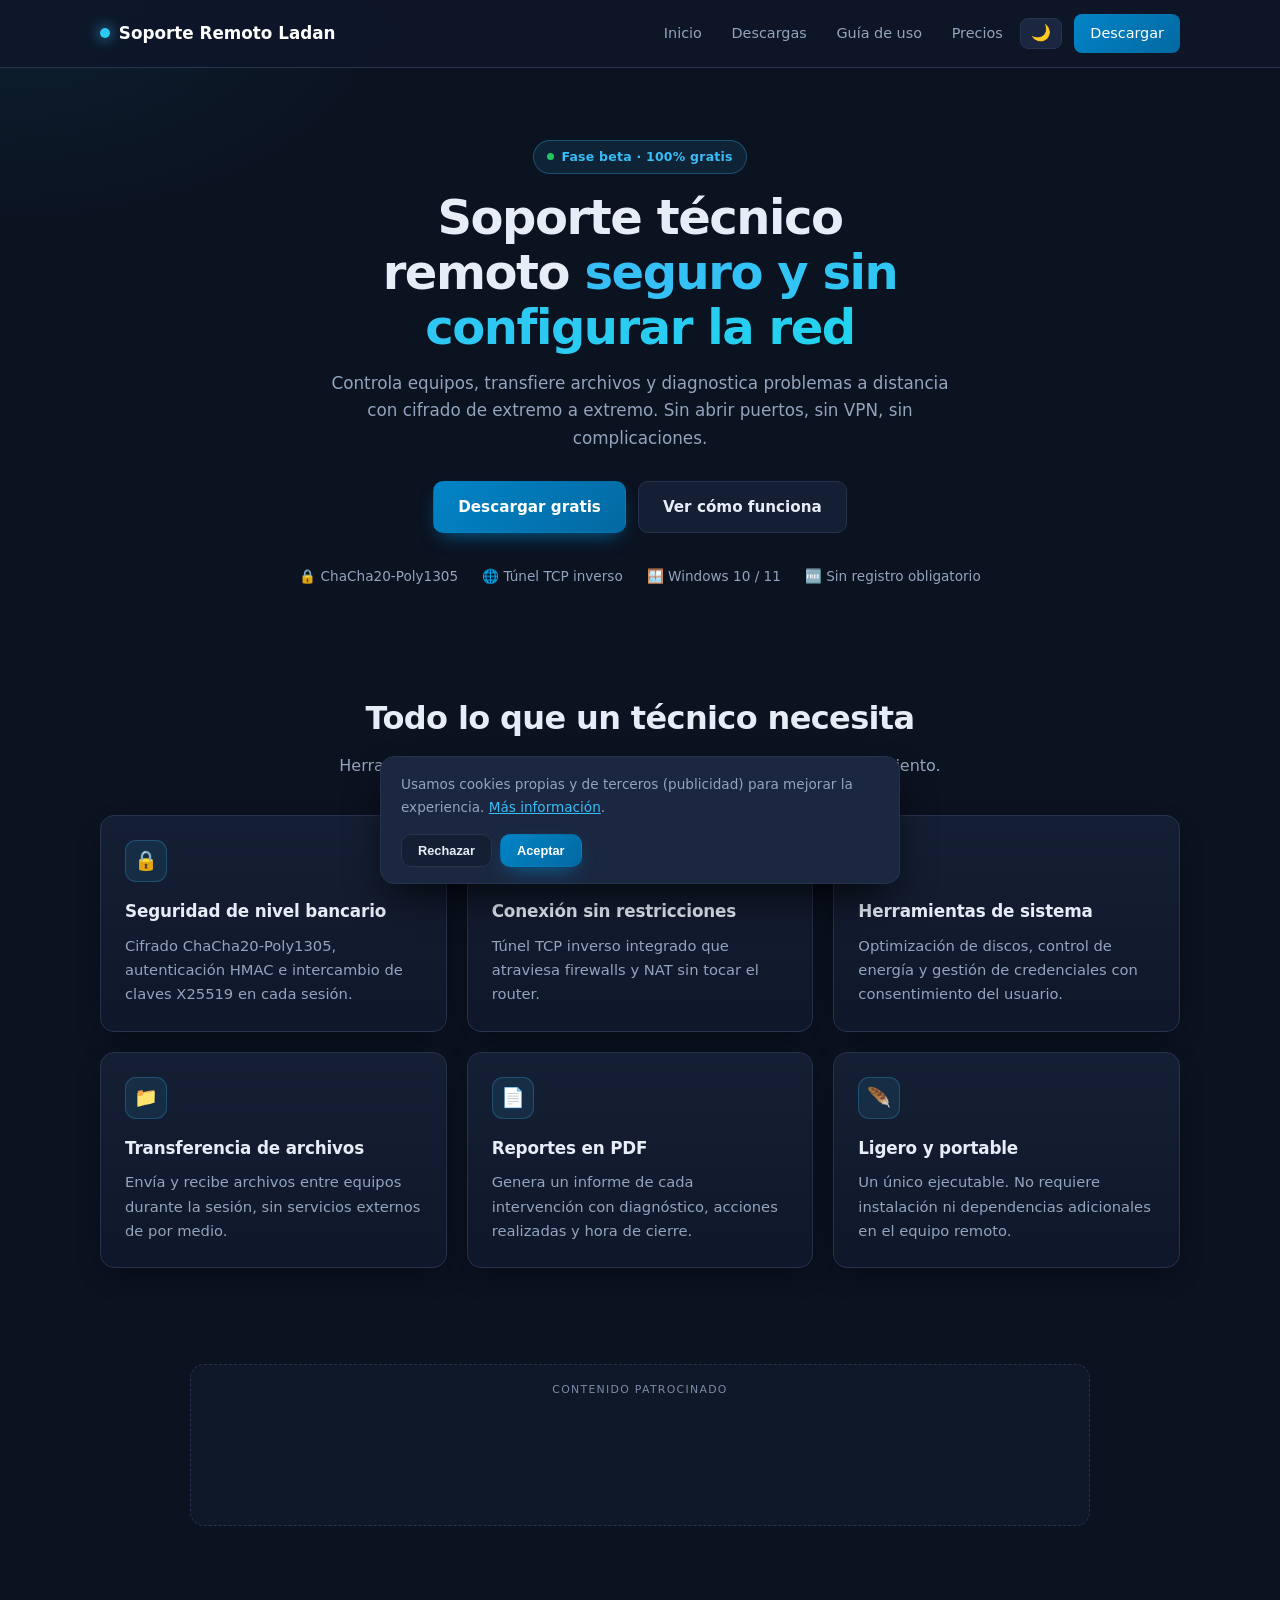
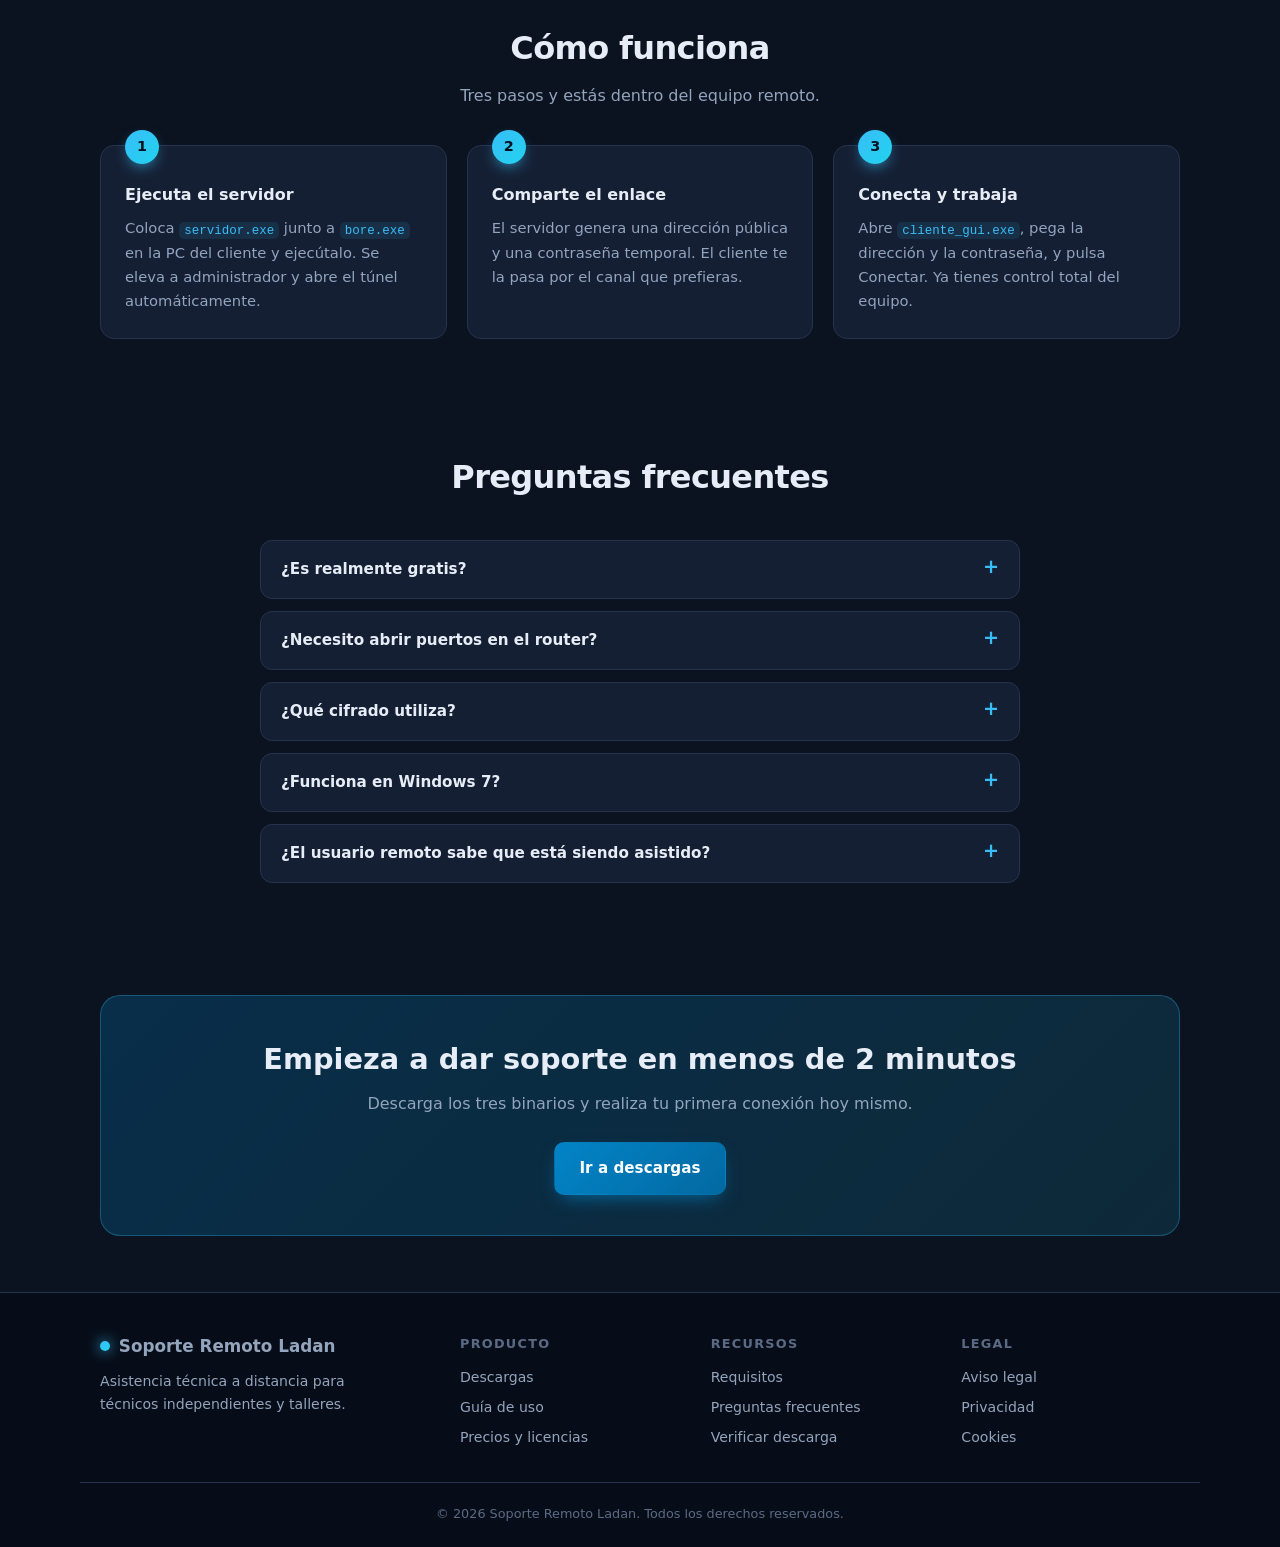
<file: index.html>
<!DOCTYPE html>
<html lang="es">
<head>
  <meta charset="UTF-8">
  <meta name="viewport" content="width=device-width, initial-scale=1">
  <title>Soporte Remoto Ladan — Asistencia técnica a distancia segura</title>
  <meta name="description" content="Software de soporte remoto cifrado de extremo a extremo. Controla equipos, transfiere archivos y diagnostica PC a distancia sin abrir puertos ni configurar VPN.">
  <meta name="theme-color" content="#0b1220">
  <link rel="canonical" href="https://tudominio.com/index.html">
  <meta property="og:type" content="website">
  <meta property="og:title" content="Soporte Remoto Ladan — Asistencia técnica a distancia">
  <meta property="og:description" content="Control remoto cifrado, transferencia de archivos y diagnóstico de PC. Gratis durante la fase beta.">
  <meta property="og:image" content="https://tudominio.com/og-image.png">
  <meta property="og:url" content="https://tudominio.com/">
  <link rel="icon" href="favicon.svg" type="image/svg+xml">
  <link rel="stylesheet" href="style.css">
</head>
<body>

<header class="site-header">
  <div class="header-inner">
    <a href="index.html" class="logo"><span class="dot"></span> Soporte Remoto Ladan</a>
    <button class="menu-toggle" id="menuToggle" aria-label="Abrir menú" aria-expanded="false" aria-controls="navMenu">
      <span></span><span></span><span></span>
    </button>
  <nav id="navMenu">
  <a href="index.html">Inicio</a>
  <a href="descargas.html">Descargas</a>
  <a href="guia.html">Guía de uso</a>
  <a href="precios.html">Precios</a>
  <button id="themeToggle" class="theme-toggle" aria-label="Cambiar tema">🌙</button>
  <a href="descargas.html" class="btn-nav">Descargar</a>
</nav>
  </div>
</header>

<main>
  <section class="hero">
    <div class="container">
      <span class="badge"><span class="pulse"></span> Fase beta · 100% gratis</span>
      <h1>Soporte técnico remoto <span class="grad">seguro y sin configurar la red</span></h1>
      <p class="lead">Controla equipos, transfiere archivos y diagnostica problemas a distancia con cifrado de extremo a extremo. Sin abrir puertos, sin VPN, sin complicaciones.</p>
      <div class="hero-actions">
        <a href="descargas.html" class="btn btn-primary">Descargar gratis</a>
        <a href="guia.html" class="btn btn-secondary">Ver cómo funciona</a>
      </div>
      <ul class="trust-row">
        <li>🔒 ChaCha20-Poly1305</li>
        <li>🌐 Túnel TCP inverso</li>
        <li>🪟 Windows 10 / 11</li>
        <li>🆓 Sin registro obligatorio</li>
      </ul>
    </div>
  </section>

  <section class="section">
    <div class="container">
      <div class="section-head">
        <h2>Todo lo que un técnico necesita</h2>
        <p>Herramientas pensadas para el trabajo diario de soporte y mantenimiento.</p>
      </div>
      <div class="grid grid-3">
        <article class="card">
          <div class="icon">🔒</div>
          <h3>Seguridad de nivel bancario</h3>
          <p>Cifrado ChaCha20-Poly1305, autenticación HMAC e intercambio de claves X25519 en cada sesión.</p>
        </article>
        <article class="card">
          <div class="icon">⚡</div>
          <h3>Conexión sin restricciones</h3>
          <p>Túnel TCP inverso integrado que atraviesa firewalls y NAT sin tocar el router.</p>
        </article>
        <article class="card">
          <div class="icon">🖥️</div>
          <h3>Herramientas de sistema</h3>
          <p>Optimización de discos, control de energía y gestión de credenciales con consentimiento del usuario.</p>
        </article>
        <article class="card">
          <div class="icon">📁</div>
          <h3>Transferencia de archivos</h3>
          <p>Envía y recibe archivos entre equipos durante la sesión, sin servicios externos de por medio.</p>
        </article>
        <article class="card">
          <div class="icon">📄</div>
          <h3>Reportes en PDF</h3>
          <p>Genera un informe de cada intervención con diagnóstico, acciones realizadas y hora de cierre.</p>
        </article>
        <article class="card">
          <div class="icon">🪶</div>
          <h3>Ligero y portable</h3>
          <p>Un único ejecutable. No requiere instalación ni dependencias adicionales en el equipo remoto.</p>
        </article>
      </div>
    </div>
  </section>

  <div class="ad-slot ad-slot--native container">
    <div id="container-9edb2e0c972d6740769ff74e09b94b75"></div>
  </div>

  <section class="section">
    <div class="container">
      <div class="section-head">
        <h2>Cómo funciona</h2>
        <p>Tres pasos y estás dentro del equipo remoto.</p>
      </div>
      <div class="steps">
        <div class="step">
          <h3>Ejecuta el servidor</h3>
          <p>Coloca <code>servidor.exe</code> junto a <code>bore.exe</code> en la PC del cliente y ejecútalo. Se eleva a administrador y abre el túnel automáticamente.</p>
        </div>
        <div class="step">
          <h3>Comparte el enlace</h3>
          <p>El servidor genera una dirección pública y una contraseña temporal. El cliente te la pasa por el canal que prefieras.</p>
        </div>
        <div class="step">
          <h3>Conecta y trabaja</h3>
          <p>Abre <code>cliente_gui.exe</code>, pega la dirección y la contraseña, y pulsa Conectar. Ya tienes control total del equipo.</p>
        </div>
      </div>
    </div>
  </section>

  <section class="section">
    <div class="container">
      <div class="section-head">
        <h2>Preguntas frecuentes</h2>
      </div>
      <div class="faq">
        <details>
          <summary>¿Es realmente gratis?</summary>
          <p>Sí. Durante la fase beta todas las funciones están disponibles sin costo. Cuando lancemos la versión Pro, la versión gratuita seguirá funcionando con las funciones esenciales.</p>
        </details>
        <details>
          <summary>¿Necesito abrir puertos en el router?</summary>
          <p>No. El túnel TCP inverso se encarga de todo. Solo necesitas conexión a internet en ambos equipos.</p>
        </details>
        <details>
          <summary>¿Qué cifrado utiliza?</summary>
          <p>ChaCha20-Poly1305 para el transporte, HMAC para autenticación e intercambio de claves X25519. Cada sesión usa claves efímeras.</p>
        </details>
        <details>
          <summary>¿Funciona en Windows 7?</summary>
          <p>Recomendamos Windows 10 u 11. En Windows 7 puede funcionar, pero no damos soporte oficial por falta de actualizaciones de seguridad del sistema.</p>
        </details>
        <details>
          <summary>¿El usuario remoto sabe que está siendo asistido?</summary>
          <p>Sí. El servidor muestra un indicador visible durante toda la sesión y el usuario puede cerrarla en cualquier momento. El acceso siempre requiere su consentimiento.</p>
        </details>
      </div>
    </div>
  </section>

  <section class="section">
    <div class="container">
      <div class="cta-band">
        <h2>Empieza a dar soporte en menos de 2 minutos</h2>
        <p>Descarga los tres binarios y realiza tu primera conexión hoy mismo.</p>
        <a href="descargas.html" class="btn btn-primary">Ir a descargas</a>
      </div>
    </div>
  </section>

  <div id="social-bar-slot" aria-hidden="true"></div>
</main>

<footer class="site-footer">
  <div class="footer-grid">
    <div class="footer-brand">
      <a href="index.html" class="logo"><span class="dot"></span> Soporte Remoto Ladan</a>
      <p>Asistencia técnica a distancia para técnicos independientes y talleres.</p>
    </div>
    <div>
      <h4>Producto</h4>
      <ul>
        <li><a href="descargas.html">Descargas</a></li>
        <li><a href="guia.html">Guía de uso</a></li>
        <li><a href="precios.html">Precios y licencias</a></li>
      </ul>
    </div>
    <div>
      <h4>Recursos</h4>
      <ul>
        <li><a href="guia.html#requisitos">Requisitos</a></li>
        <li><a href="guia.html">Preguntas frecuentes</a></li>
        <li><a href="descargas.html#verificacion">Verificar descarga</a></li>
      </ul>
    </div>
    <div>
      <h4>Legal</h4>
      <ul>
        <li><a href="legal.html">Aviso legal</a></li>
        <li><a href="privacidad.html">Privacidad</a></li>
        <li><a href="cookies.html">Cookies</a></li>
      </ul>
    </div>
  </div>
  <div class="footer-bottom">
    &copy; 2026 Soporte Remoto Ladan. Todos los derechos reservados.
  </div>
</footer>

<script src="app.js" defer></script>
</body>
</html>
</file>
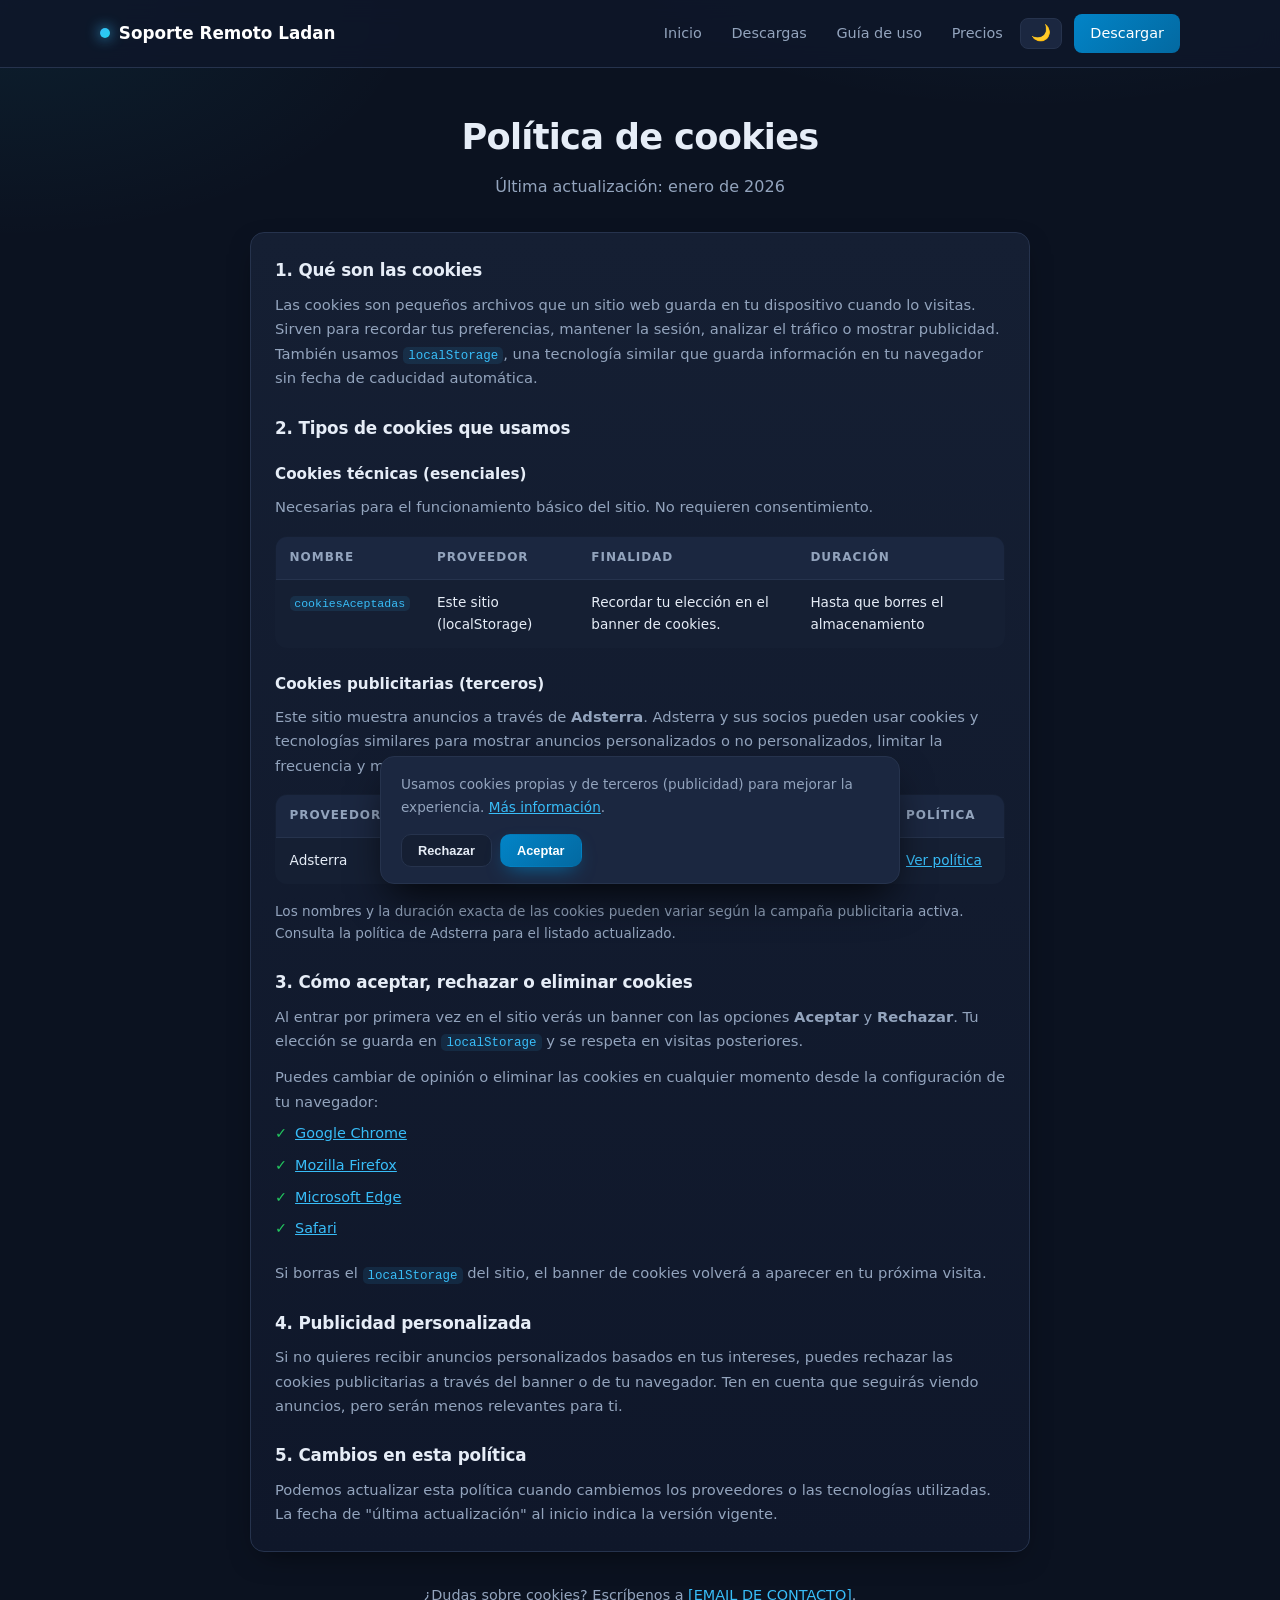
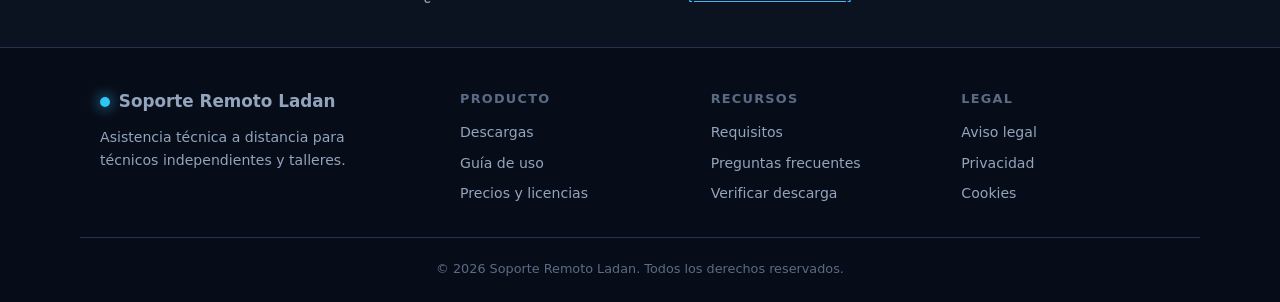
<file: cookies.html>
<!DOCTYPE html>
<html lang="es">
<head>
  <meta charset="UTF-8">
  <meta name="viewport" content="width=device-width, initial-scale=1">
  <title>Política de cookies — Soporte Remoto Ladan</title>
  <meta name="description" content="Qué cookies usa este sitio, con qué finalidad y cómo puedes aceptarlas, rechazarlas o eliminarlas.">
  <meta name="robots" content="index, follow">
  <meta name="theme-color" content="#0b1220">
  <link rel="canonical" href="https://tudominio.com/cookies.html">
  <link rel="icon" href="favicon.svg" type="image/svg+xml">
  <link rel="stylesheet" href="style.css">
  <style>
    .cookie-tabla{
      width:100%;border-collapse:collapse;font-size:.85rem;
      background:var(--surface);border:1px solid var(--border);
      border-radius:12px;overflow:hidden;margin:1rem 0;
    }
    .cookie-tabla th,.cookie-tabla td{
      padding:.7rem .85rem;text-align:left;
      border-bottom:1px solid var(--border);vertical-align:top;
    }
    .cookie-tabla thead th{
      background:var(--surface-2);font-size:.75rem;
      text-transform:uppercase;letter-spacing:.08em;color:var(--muted);
    }
    .cookie-tabla tbody tr:last-child td{border-bottom:0}
    @media (max-width:640px){
      .cookie-tabla{font-size:.78rem}
      .cookie-tabla th,.cookie-tabla td{padding:.5rem .55rem}
    }
  </style>
</head>
<body>

<header class="site-header">
  <div class="header-inner">
    <a href="index.html" class="logo"><span class="dot"></span> Soporte Remoto Ladan</a>
    <button class="menu-toggle" id="menuToggle" aria-label="Abrir menú" aria-expanded="false" aria-controls="navMenu">
      <span></span><span></span><span></span>
    </button>
    <nav id="navMenu">
  <a href="index.html">Inicio</a>
  <a href="descargas.html">Descargas</a>
  <a href="guia.html">Guía de uso</a>
  <a href="precios.html">Precios</a>
  <button id="themeToggle" class="theme-toggle" aria-label="Cambiar tema">🌙</button>
  <a href="descargas.html" class="btn-nav">Descargar</a>
</nav>
  </div>
</header>

<main class="content-page container" style="max-width:820px">
  <h1 style="font-size:clamp(1.6rem,3.5vw,2.2rem);letter-spacing:-.02em;margin-bottom:.5rem;text-align:center">Política de cookies</h1>
  <p class="subtitle">Última actualización: enero de 2026</p>

  <div class="card" style="gap:1.5rem">

    <section>
      <h3>1. Qué son las cookies</h3>
      <p>
        Las cookies son pequeños archivos que un sitio web guarda en tu dispositivo
        cuando lo visitas. Sirven para recordar tus preferencias, mantener la sesión,
        analizar el tráfico o mostrar publicidad. También usamos
        <code>localStorage</code>, una tecnología similar que guarda información
        en tu navegador sin fecha de caducidad automática.
      </p>
    </section>

    <section>
      <h3>2. Tipos de cookies que usamos</h3>

      <h4 style="font-size:.95rem;margin:1.25rem 0 .5rem">Cookies técnicas (esenciales)</h4>
      <p>Necesarias para el funcionamiento básico del sitio. No requieren consentimiento.</p>

      <table class="cookie-tabla">
        <thead>
          <tr>
            <th>Nombre</th>
            <th>Proveedor</th>
            <th>Finalidad</th>
            <th>Duración</th>
          </tr>
        </thead>
        <tbody>
          <tr>
            <td><code>cookiesAceptadas</code></td>
            <td>Este sitio (localStorage)</td>
            <td>Recordar tu elección en el banner de cookies.</td>
            <td>Hasta que borres el almacenamiento</td>
          </tr>
        </tbody>
      </table>

      <h4 style="font-size:.95rem;margin:1.5rem 0 .5rem">Cookies publicitarias (terceros)</h4>
      <p>
        Este sitio muestra anuncios a través de <strong>Adsterra</strong>. Adsterra y
        sus socios pueden usar cookies y tecnologías similares para mostrar
        anuncios personalizados o no personalizados, limitar la frecuencia y
        medir su rendimiento.
      </p>

      <table class="cookie-tabla">
        <thead>
          <tr>
            <th>Proveedor</th>
            <th>Finalidad</th>
            <th>Política</th>
          </tr>
        </thead>
        <tbody>
          <tr>
            <td>Adsterra</td>
            <td>Publicidad personalizada, medición y limitación de frecuencia.</td>
            <td><a href="https://adsterra.com/privacy-policy/" target="_blank" rel="noopener nofollow" style="color:var(--accent)">Ver política</a></td>
          </tr>
        </tbody>
      </table>

      <p style="margin-top:1rem;font-size:.85rem;color:var(--muted)">
        Los nombres y la duración exacta de las cookies pueden variar según la
        campaña publicitaria activa. Consulta la política de Adsterra para el
        listado actualizado.
      </p>
    </section>

    <section>
      <h3>3. Cómo aceptar, rechazar o eliminar cookies</h3>
      <p>
        Al entrar por primera vez en el sitio verás un banner con las opciones
        <strong>Aceptar</strong> y <strong>Rechazar</strong>. Tu elección se guarda
        en <code>localStorage</code> y se respeta en visitas posteriores.
      </p>
      <p style="margin-top:.75rem">
        Puedes cambiar de opinión o eliminar las cookies en cualquier momento
        desde la configuración de tu navegador:
      </p>
      <ul class="plan-list" style="margin-top:.5rem">
        <li><a href="https://support.google.com/chrome/answer/95647" target="_blank" rel="noopener nofollow" style="color:var(--accent)">Google Chrome</a></li>
        <li><a href="https://support.mozilla.org/es/kb/borrar-cookies-y-datos-de-sitios-en-firefox" target="_blank" rel="noopener nofollow" style="color:var(--accent)">Mozilla Firefox</a></li>
        <li><a href="https://support.microsoft.com/es-es/microsoft-edge" target="_blank" rel="noopener nofollow" style="color:var(--accent)">Microsoft Edge</a></li>
        <li><a href="https://support.apple.com/es-es/guide/safari" target="_blank" rel="noopener nofollow" style="color:var(--accent)">Safari</a></li>
      </ul>
      <p style="margin-top:.75rem">
        Si borras el <code>localStorage</code> del sitio, el banner de cookies
        volverá a aparecer en tu próxima visita.
      </p>
    </section>

    <section>
      <h3>4. Publicidad personalizada</h3>
      <p>
        Si no quieres recibir anuncios personalizados basados en tus intereses,
        puedes rechazar las cookies publicitarias a través del banner o de tu
        navegador. Ten en cuenta que seguirás viendo anuncios, pero serán menos
        relevantes para ti.
      </p>
    </section>

    <section>
      <h3>5. Cambios en esta política</h3>
      <p>
        Podemos actualizar esta política cuando cambiemos los proveedores o las
        tecnologías utilizadas. La fecha de "última actualización" al inicio
        indica la versión vigente.
      </p>
    </section>

  </div>

  <p style="text-align:center;margin-top:2rem;color:var(--muted);font-size:.9rem">
    ¿Dudas sobre cookies? Escríbenos a
    <a href="mailto:[EMAIL DE CONTACTO]" style="color:var(--accent)">[EMAIL DE CONTACTO]</a>.
  </p>
</main>

<footer class="site-footer">
  <div class="footer-grid">
    <div class="footer-brand">
      <a href="index.html" class="logo"><span class="dot"></span> Soporte Remoto Ladan</a>
      <p>Asistencia técnica a distancia para técnicos independientes y talleres.</p>
    </div>
    <div>
      <h4>Producto</h4>
      <ul>
        <li><a href="descargas.html">Descargas</a></li>
        <li><a href="guia.html">Guía de uso</a></li>
        <li><a href="precios.html">Precios y licencias</a></li>
      </ul>
    </div>
    <div>
      <h4>Recursos</h4>
      <ul>
        <li><a href="guia.html#requisitos">Requisitos</a></li>
        <li><a href="guia.html">Preguntas frecuentes</a></li>
        <li><a href="descargas.html#verificacion">Verificar descarga</a></li>
      </ul>
    </div>
    <div>
      <h4>Legal</h4>
      <ul>
        <li><a href="legal.html">Aviso legal</a></li>
        <li><a href="privacidad.html">Privacidad</a></li>
        <li><a href="cookies.html">Cookies</a></li>
      </ul>
    </div>
  </div>
  <div class="footer-bottom">
    &copy; 2026 Soporte Remoto Ladan. Todos los derechos reservados.
  </div>
</footer>

<script src="app.js" defer></script>
</body>
</html>
</file>
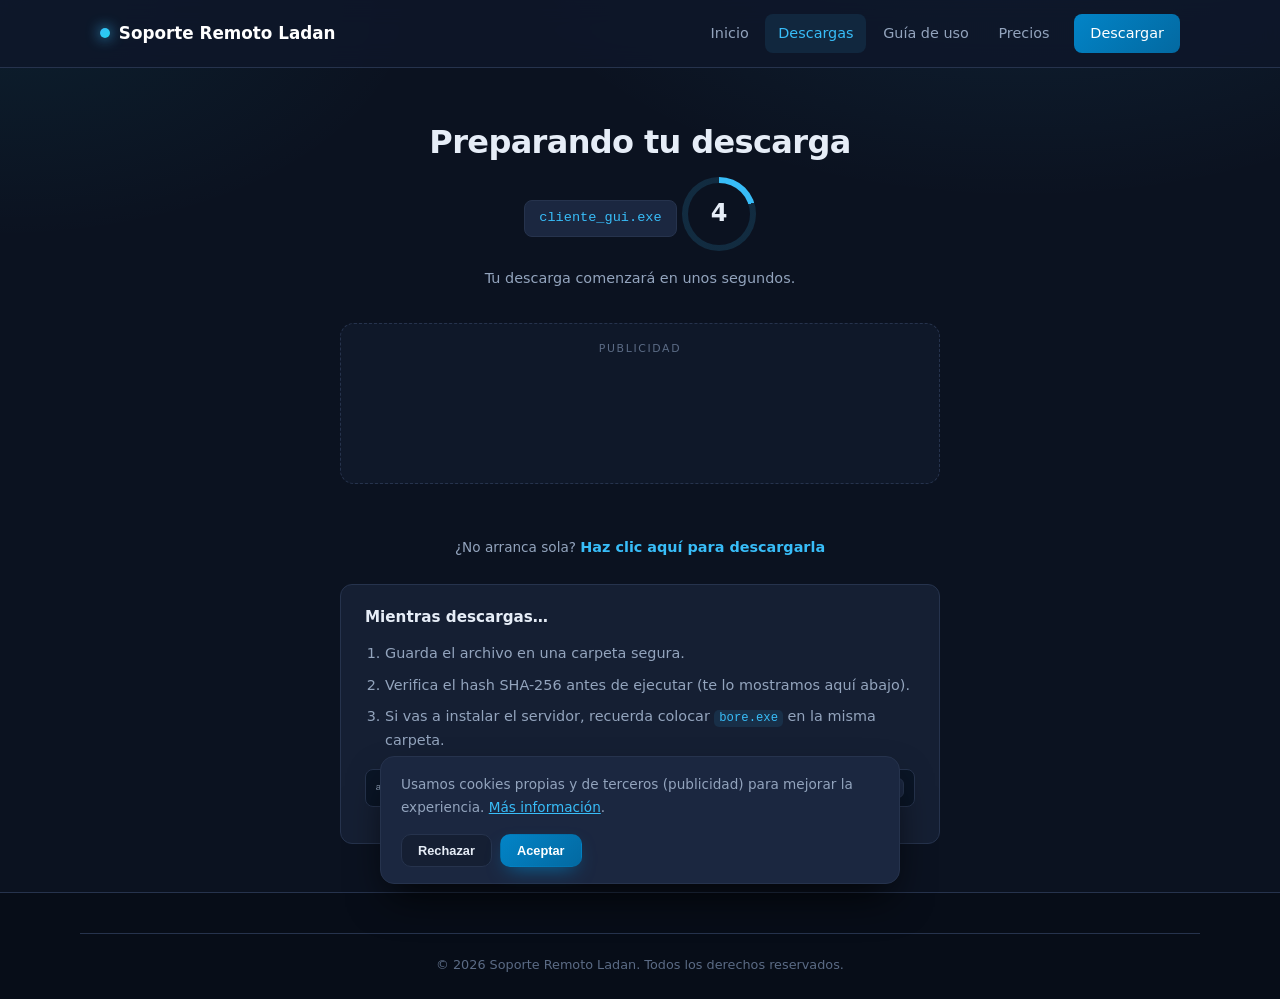
<file: descarga.html>
<!DOCTYPE html>
<html lang="es">
<head>
  <meta charset="UTF-8">
  <meta name="viewport" content="width=device-width, initial-scale=1">
  <title>Preparando tu descarga… — Soporte Remoto Ladan</title>
  <meta name="robots" content="noindex, nofollow">
  <meta name="theme-color" content="#0b1220">
  <link rel="icon" href="favicon.svg" type="image/svg+xml">
  <link rel="stylesheet" href="style.css">
  <style>
    .descarga-wrap{max-width:640px;margin:3rem auto;padding-inline:1.25rem;text-align:center}
    .descarga-titulo{font-size:clamp(1.4rem,3.2vw,2rem);letter-spacing:-.02em;margin-bottom:.5rem}
    .descarga-nombre{
      display:inline-flex;align-items:center;gap:.5rem;
      background:var(--surface-2);border:1px solid var(--border);
      padding:.4rem .9rem;border-radius:8px;font-family:ui-monospace,monospace;
      font-size:.85rem;color:var(--accent);margin-bottom:1.5rem;
    }
    .contador{
      display:inline-grid;place-items:center;
      width:74px;height:74px;border-radius:50%;
      background:conic-gradient(var(--accent) var(--p,0%), rgba(56,189,248,.15) 0);
      margin:0 auto 1rem;position:relative;
    }
    .contador::before{
      content:"";position:absolute;inset:6px;border-radius:50%;
      background:var(--bg);
    }
    .contador span{
      position:relative;font-size:1.5rem;font-weight:800;color:var(--text);
    }
    .descarga-info{color:var(--muted);font-size:.9rem;margin-bottom:1.75rem}
    .pasos-descarga{
      text-align:left;background:var(--surface);border:1px solid var(--border);
      border-radius:12px;padding:1.25rem 1.5rem;margin-top:1.5rem;
    }
    .pasos-descarga h4{font-size:.95rem;margin-bottom:.75rem}
    .pasos-descarga ol{margin:0;padding-left:1.25rem;color:var(--muted);font-size:.9rem}
    .pasos-descarga li{margin-bottom:.5rem}
    .descarga-manual{
      display:inline-block;margin-top:1.25rem;color:var(--accent);
      text-decoration:none;font-size:.9rem;font-weight:600;
    }
    .descarga-manual:hover{text-decoration:underline}
  </style>
</head>
<body>

<header class="site-header">
  <div class="header-inner">
    <a href="index.html" class="logo"><span class="dot"></span> Soporte Remoto Ladan</a>
    <button class="menu-toggle" id="menuToggle" aria-label="Abrir menú" aria-expanded="false" aria-controls="navMenu">
      <span></span><span></span><span></span>
    </button>
    <nav id="navMenu">
      <a href="index.html">Inicio</a>
      <a href="descargas.html" class="activo">Descargas</a>
      <a href="guia.html">Guía de uso</a>
      <a href="precios.html">Precios</a>
      <a href="descargas.html" class="btn-nav">Descargar</a>
    </nav>
  </div>
</header>

<main class="descarga-wrap">
  <h1 class="descarga-titulo">Preparando tu descarga</h1>
  <div class="descarga-nombre" id="nombreArchivo">cargando…</div>

  <div class="contador" id="contador"><span id="contadorNum">5</span></div>
  <p class="descarga-info" id="mensajeInfo">
    Tu descarga comenzará en unos segundos.
  </p>

  <div class="ad-slot" style="margin:2rem 0">
    <div id="container-9edb2e0c972d6740769ff74e09b94b75"></div>
  </div>

  <p style="font-size:.85rem;color:var(--muted)">
    ¿No arranca sola?
    <a href="#" class="descarga-manual" id="descargaManual">Haz clic aquí para descargarla</a>
  </p>

  <div class="pasos-descarga" id="instrucciones">
    <h4>Mientras descargas…</h4>
    <ol>
      <li>Guarda el archivo en una carpeta segura.</li>
      <li>Verifica el hash SHA-256 antes de ejecutar (te lo mostramos aquí abajo).</li>
      <li>Si vas a instalar el servidor, recuerda colocar <code>bore.exe</code> en la misma carpeta.</li>
    </ol>
    <div class="hash-box" style="margin-top:1rem">
      <code id="hashArchivo">—</code>
      <button data-copy="" id="btnCopiarHash">Copiar</button>
    </div>
  </div>
</main>

<footer class="site-footer">
  <div class="footer-bottom">
    &copy; 2026 Soporte Remoto Ladan. Todos los derechos reservados.
  </div>
</footer>

<a id="enlaceAuto" href="#" download hidden></a>

<script>
  const archivos = {
    cliente: {
      nombre: 'cliente_gui.exe',
      hash:   'a3f8b9c2d1e4f5a6b7c8d9e0f1a2b3c4d5e6f7a8b9c0d1e2f3a4b5c6d7e8f9a0'
    },
    servidor: {
      nombre: 'servidor.exe',
      hash:   'b4e9c0d3e2f5a7b8c9d0e1f2a3b4c5d6e7f8a9b0c1d2e3f4a5b6c7d8e9f0a1b2'
    },
    bore: {
      nombre: 'bore.exe',
      hash:   'c5f0d1e4f3a6b9c0d1e2f3a4b5c6d7e8f9a0b1c2d3e4f5a6b7c8d9e0f1a2b3c4'
    }
  };

  const params = new URLSearchParams(location.search);
  const key = (params.get('f') || 'cliente').toLowerCase();
  const info = archivos[key] || archivos.cliente;

  document.getElementById('nombreArchivo').textContent = info.nombre;
  document.getElementById('hashArchivo').textContent = info.hash;

  const btnHash = document.getElementById('btnCopiarHash');
  btnHash.dataset.copy = info.hash;
  btnHash.addEventListener('click', async () => {
    try {
      await navigator.clipboard.writeText(info.hash);
      const t = btnHash.textContent;
      btnHash.textContent = '¡Copiado!';
      setTimeout(() => (btnHash.textContent = t), 1500);
    } catch {}
  });

  const link = document.getElementById('enlaceAuto');
  link.href = info.nombre;

  const manual = document.getElementById('descargaManual');
  manual.href = info.nombre;
  manual.setAttribute('download', '');

  const SEGUNDOS = 5;
  let restante = SEGUNDOS;
  const contadorEl = document.getElementById('contador');
  const numeroEl = document.getElementById('contadorNum');
  const infoEl = document.getElementById('mensajeInfo');

  const tick = () => {
    const progreso = ((SEGUNDOS - restante) / SEGUNDOS) * 100;
    contadorEl.style.setProperty('--p', progreso + '%');
    numeroEl.textContent = restante;
    if (restante <= 0) {
      clearInterval(id);
      infoEl.textContent = '¡Descarga iniciada! Revisa la carpeta de descargas.';
      link.click();
      return;
    }
    restante--;
  };

  const id = setInterval(tick, 1000);
  tick();

  manual.addEventListener('click', () => {
    clearInterval(id);
    infoEl.textContent = 'Descarga iniciada manualmente.';
  });
</script>

<script src="app.js" defer></script>
</body>
</html>
</file>
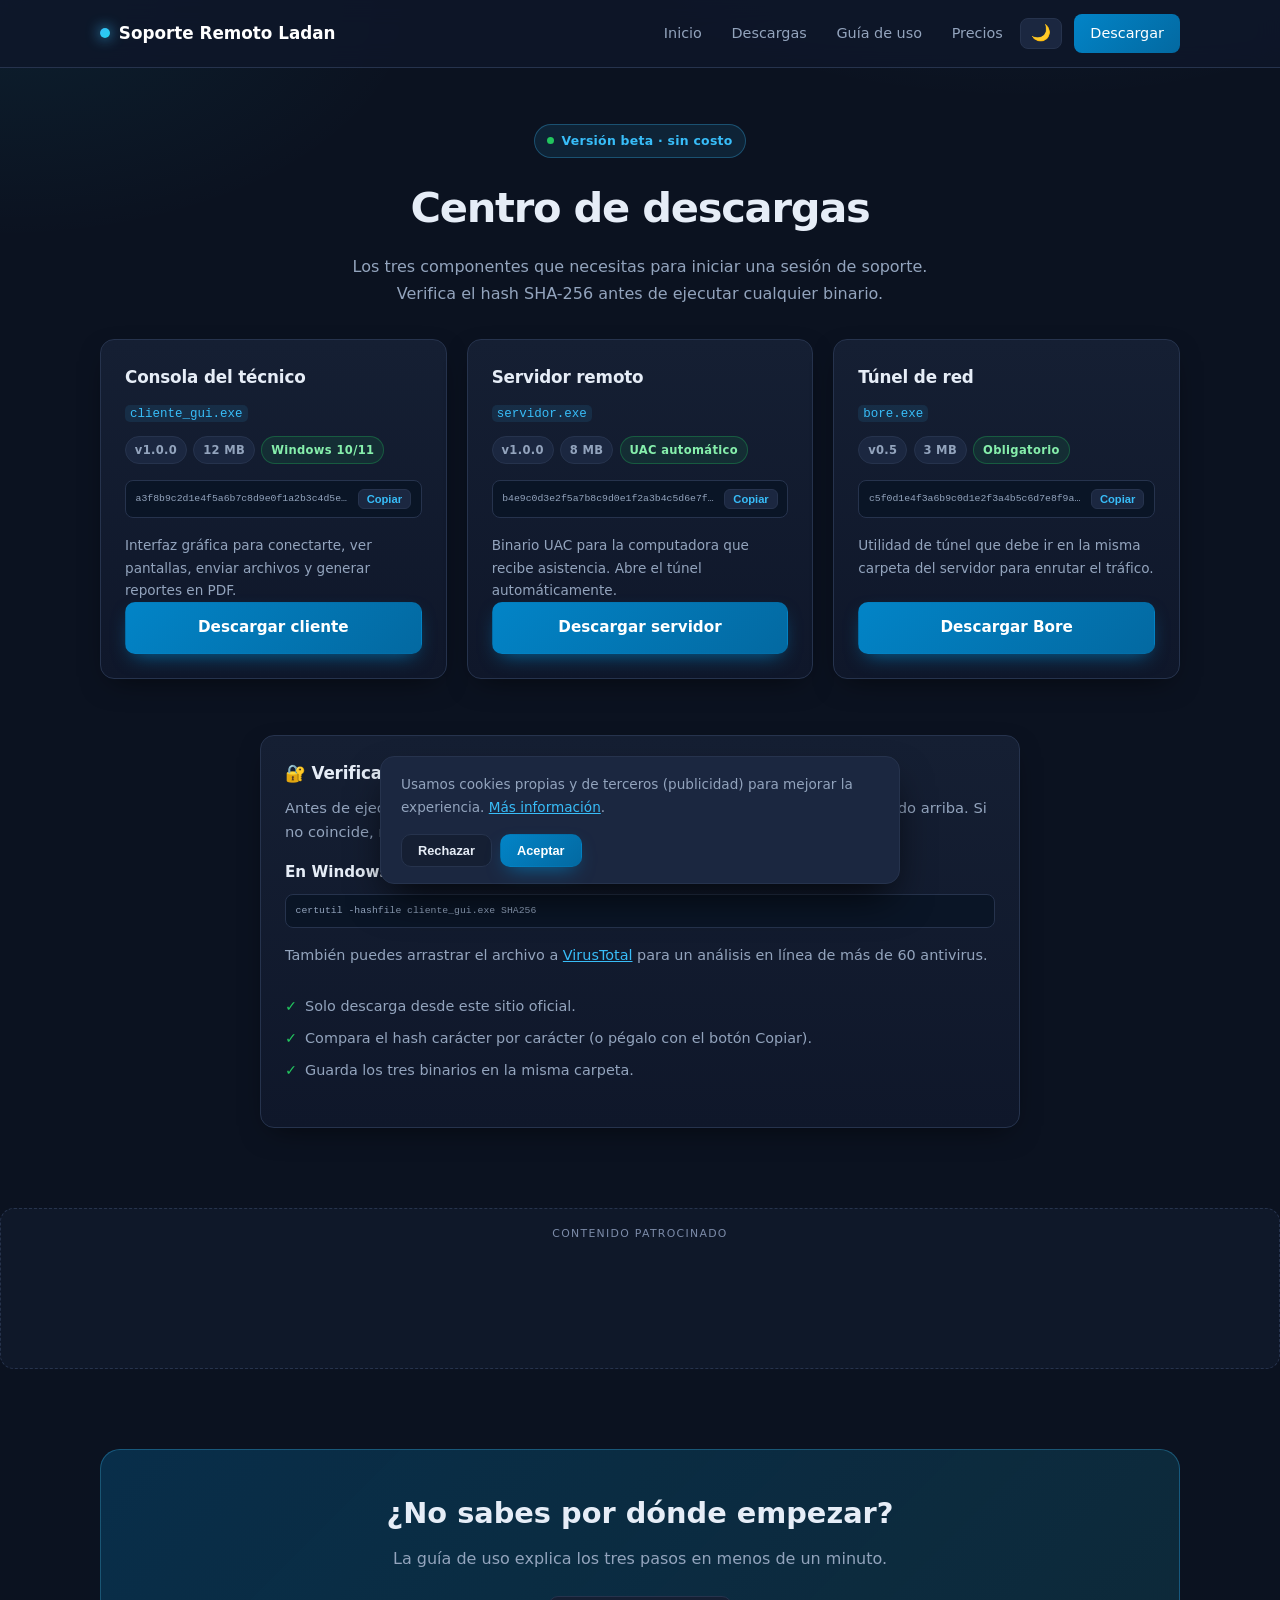
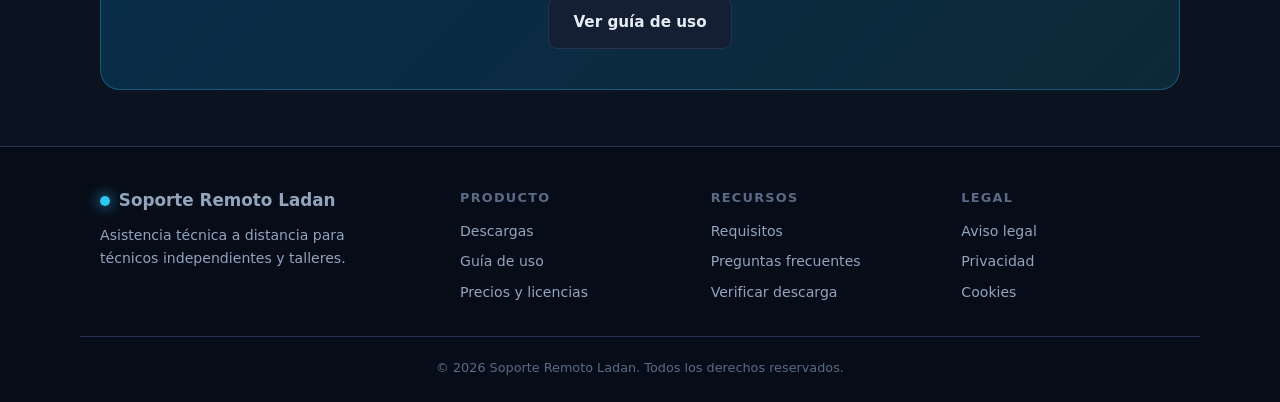
<file: descargas.html>
<!DOCTYPE html>
<html lang="es">
<head>
  <meta charset="UTF-8">
  <meta name="viewport" content="width=device-width, initial-scale=1">
  <title>Descargas — Soporte Remoto Ladan</title>
  <meta name="description" content="Descarga la consola del técnico, el servidor remoto y el túnel de red. Verifica el SHA-256 antes de ejecutar.">
  <meta name="theme-color" content="#0b1220">
  <link rel="canonical" href="https://tudominio.com/descargas.html">
  <link rel="icon" href="favicon.svg" type="image/svg+xml">
  <link rel="stylesheet" href="style.css">
</head>
<body>

<header class="site-header">
  <div class="header-inner">
    <a href="index.html" class="logo"><span class="dot"></span> Soporte Remoto Ladan</a>
    <button class="menu-toggle" id="menuToggle" aria-label="Abrir menú" aria-expanded="false" aria-controls="navMenu">
      <span></span><span></span><span></span>
    </button>
    <nav id="navMenu">
  <a href="index.html">Inicio</a>
  <a href="descargas.html">Descargas</a>
  <a href="guia.html">Guía de uso</a>
  <a href="precios.html">Precios</a>
  <button id="themeToggle" class="theme-toggle" aria-label="Cambiar tema">🌙</button>
  <a href="descargas.html" class="btn-nav">Descargar</a>
</nav>
  </div>
</header>

<main>
  <section class="section" style="padding-bottom:1rem">
    <div class="container" style="text-align:center">
      <span class="badge"><span class="pulse"></span> Versión beta · sin costo</span>
      <h1 style="font-size:clamp(1.8rem,4vw,2.6rem);letter-spacing:-.03em;margin:1rem auto .75rem;max-width:20ch">
        Centro de descargas
      </h1>
      <p style="color:var(--muted);max-width:60ch;margin:0 auto">
        Los tres componentes que necesitas para iniciar una sesión de soporte.
        Verifica el hash SHA-256 antes de ejecutar cualquier binario.
      </p>
    </div>
  </section>

  <section class="section" style="padding-top:1rem">
    <div class="container">
      <div class="grid grid-3">

        <article class="card download-card">
          <h3>Consola del técnico</h3>
          <p><code>cliente_gui.exe</code></p>
          <div class="file-meta">
            <span class="tag">v1.0.0</span>
            <span class="tag">12 MB</span>
            <span class="tag ok">Windows 10/11</span>
          </div>
          <div class="hash-box">
            <code>a3f8b9c2d1e4f5a6b7c8d9e0f1a2b3c4d5e6f7a8b9c0d1e2f3a4b5c6d7e8f9a0</code>
            <button data-copy="a3f8b9c2d1e4f5a6b7c8d9e0f1a2b3c4d5e6f7a8b9c0d1e2f3a4b5c6d7e8f9a0">Copiar</button>
          </div>
          <p style="font-size:.85rem">Interfaz gráfica para conectarte, ver pantallas, enviar archivos y generar reportes en PDF.</p>
          <a href="descarga.html?f=cliente" class="btn btn-primary btn-block" style="margin-top:auto">Descargar cliente</a>
        </article>

        <article class="card download-card">
          <h3>Servidor remoto</h3>
          <p><code>servidor.exe</code></p>
          <div class="file-meta">
            <span class="tag">v1.0.0</span>
            <span class="tag">8 MB</span>
            <span class="tag ok">UAC automático</span>
          </div>
          <div class="hash-box">
            <code>b4e9c0d3e2f5a7b8c9d0e1f2a3b4c5d6e7f8a9b0c1d2e3f4a5b6c7d8e9f0a1b2</code>
            <button data-copy="b4e9c0d3e2f5a7b8c9d0e1f2a3b4c5d6e7f8a9b0c1d2e3f4a5b6c7d8e9f0a1b2">Copiar</button>
          </div>
          <p style="font-size:.85rem">Binario UAC para la computadora que recibe asistencia. Abre el túnel automáticamente.</p>
          <a href="descarga.html?f=servidor" class="btn btn-primary btn-block" style="margin-top:auto">Descargar servidor</a>
        </article>

        <article class="card download-card">
          <h3>Túnel de red</h3>
          <p><code>bore.exe</code></p>
          <div class="file-meta">
            <span class="tag">v0.5</span>
            <span class="tag">3 MB</span>
            <span class="tag ok">Obligatorio</span>
          </div>
          <div class="hash-box">
            <code>c5f0d1e4f3a6b9c0d1e2f3a4b5c6d7e8f9a0b1c2d3e4f5a6b7c8d9e0f1a2b3c4</code>
            <button data-copy="c5f0d1e4f3a6b9c0d1e2f3a4b5c6d7e8f9a0b1c2d3e4f5a6b7c8d9e0f1a2b3c4">Copiar</button>
          </div>
          <p style="font-size:.85rem">Utilidad de túnel que debe ir en la misma carpeta del servidor para enrutar el tráfico.</p>
          <a href="descarga.html?f=bore" class="btn btn-primary btn-block" style="margin-top:auto">Descargar Bore</a>
        </article>

      </div>
    </div>
  </section>

  <section class="section" id="verificacion" style="padding-top:0">
    <div class="container" style="max-width:800px">
      <div class="card">
        <h3>🔐 Verifica tus descargas</h3>
        <p style="margin-bottom:1rem">
          Antes de ejecutar cualquier binario, calcula su SHA-256 y compáralo con el publicado arriba.
          Si no coincide, <strong>no lo ejecutes</strong>: descárgalo de nuevo.
        </p>
        <h4 style="font-size:.95rem;margin-bottom:.5rem">En Windows (CMD o PowerShell)</h4>
        <div class="hash-box" style="margin-bottom:1rem">
          <code>certutil -hashfile cliente_gui.exe SHA256</code>
        </div>
        <p style="font-size:.9rem;margin-bottom:1rem">
          También puedes arrastrar el archivo a
          <a href="https://www.virustotal.com" target="_blank" rel="noopener" style="color:var(--accent)">VirusTotal</a>
          para un análisis en línea de más de 60 antivirus.
        </p>
        <ul class="plan-list">
          <li>Solo descarga desde este sitio oficial.</li>
          <li>Compara el hash carácter por carácter (o pégalo con el botón Copiar).</li>
          <li>Guarda los tres binarios en la misma carpeta.</li>
        </ul>
      </div>
    </div>
  </section>

  <div class="ad-slot ad-slot--native ad-slot--inline container">
    <div id="container-9edb2e0c972d6740769ff74e09b94b75"></div>
  </div>

  <section class="section">
    <div class="container">
      <div class="cta-band">
        <h2>¿No sabes por dónde empezar?</h2>
        <p>La guía de uso explica los tres pasos en menos de un minuto.</p>
        <a href="guia.html" class="btn btn-secondary">Ver guía de uso</a>
      </div>
    </div>
  </section>

  <div id="social-bar-slot" aria-hidden="true"></div>
</main>

<footer class="site-footer">
  <div class="footer-grid">
    <div class="footer-brand">
      <a href="index.html" class="logo"><span class="dot"></span> Soporte Remoto Ladan</a>
      <p>Asistencia técnica a distancia para técnicos independientes y talleres.</p>
    </div>
    <div>
      <h4>Producto</h4>
      <ul>
        <li><a href="descargas.html">Descargas</a></li>
        <li><a href="guia.html">Guía de uso</a></li>
        <li><a href="precios.html">Precios y licencias</a></li>
      </ul>
    </div>
    <div>
      <h4>Recursos</h4>
      <ul>
        <li><a href="guia.html#requisitos">Requisitos</a></li>
        <li><a href="guia.html">Preguntas frecuentes</a></li>
        <li><a href="descargas.html#verificacion">Verificar descarga</a></li>
      </ul>
    </div>
    <div>
      <h4>Legal</h4>
      <ul>
        <li><a href="legal.html">Aviso legal</a></li>
        <li><a href="privacidad.html">Privacidad</a></li>
        <li><a href="cookies.html">Cookies</a></li>
      </ul>
    </div>
  </div>
  <div class="footer-bottom">
    &copy; 2026 Soporte Remoto Ladan. Todos los derechos reservados.
  </div>
</footer>

<script>
  document.querySelectorAll('a[href*="descarga.html"]').forEach(function (btn) {
    btn.addEventListener('click', function () {
      if (localStorage.getItem('cookiesAceptadas') === '1') {
        // Adsterra Popunder se dispara desde el panel con trigger "on click".
      }
    });
  });
</script>
<script src="app.js" defer></script>
</body>
</html>
</file>
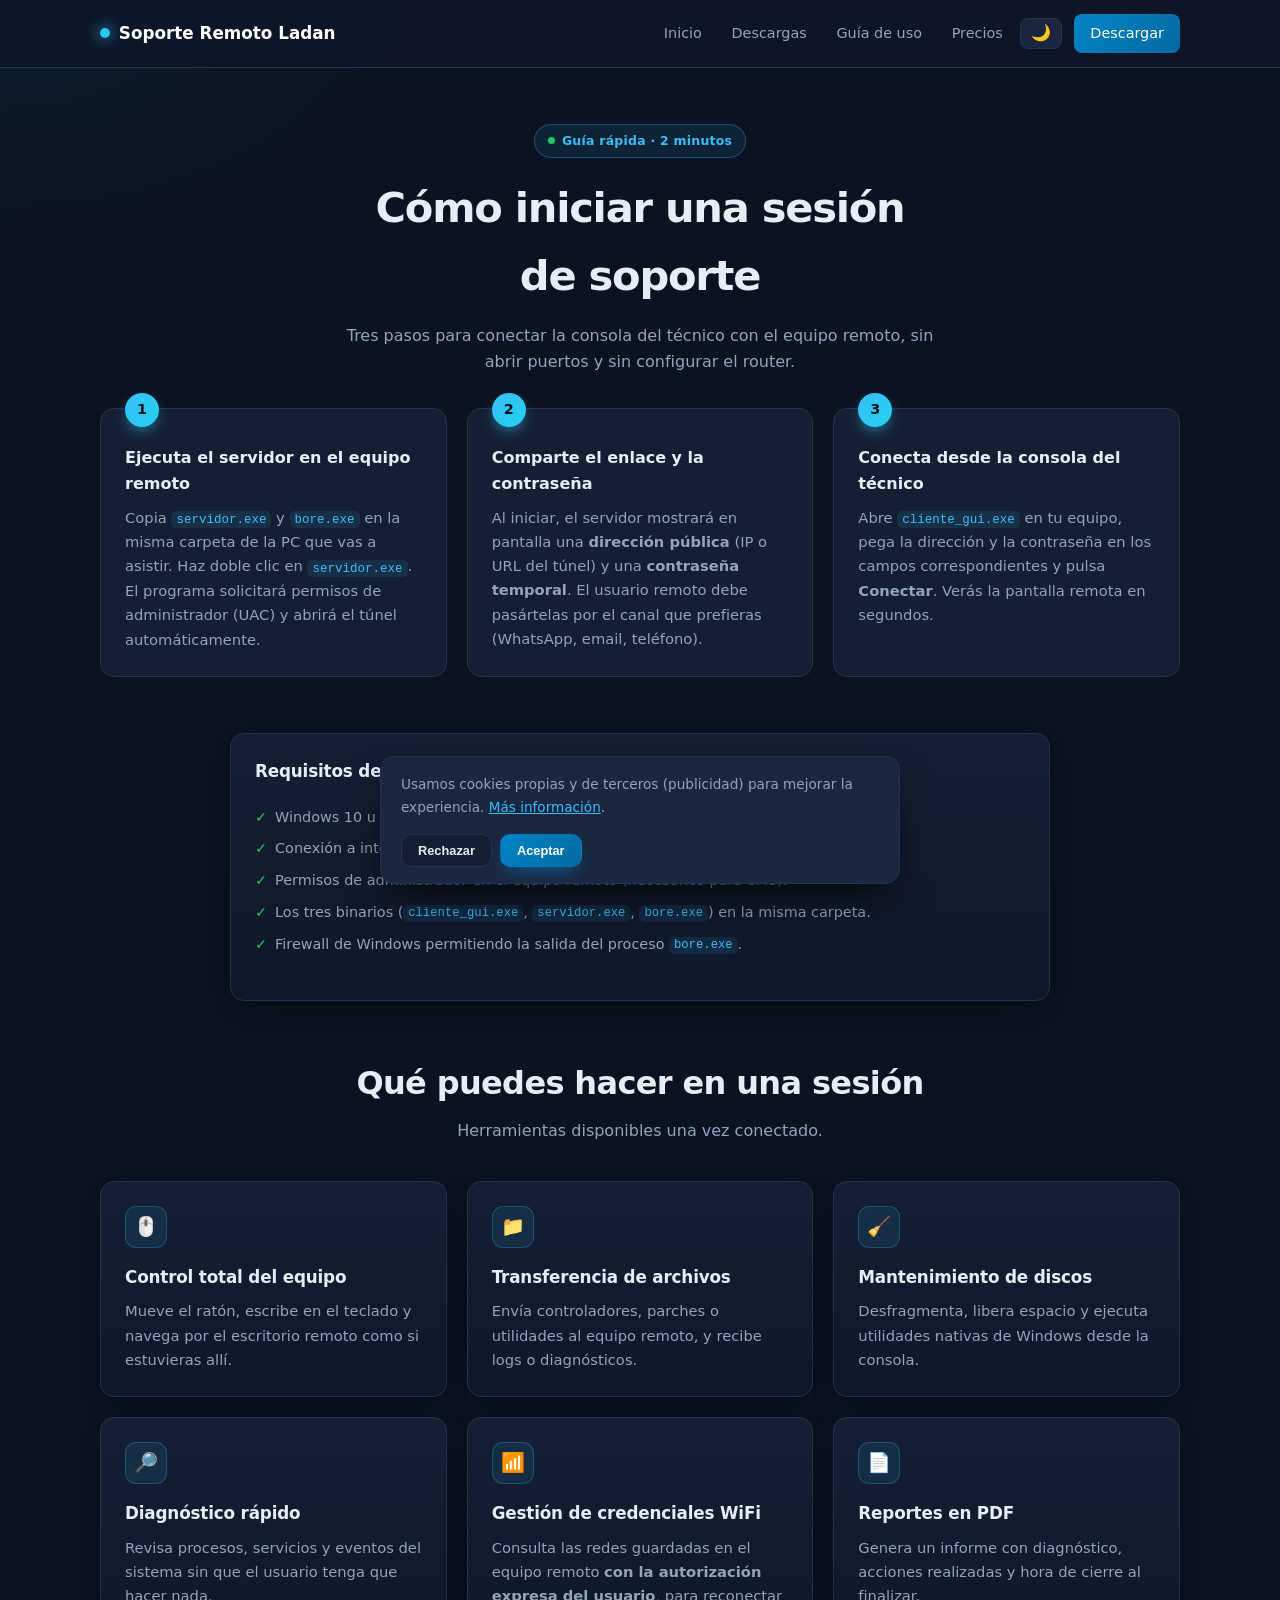
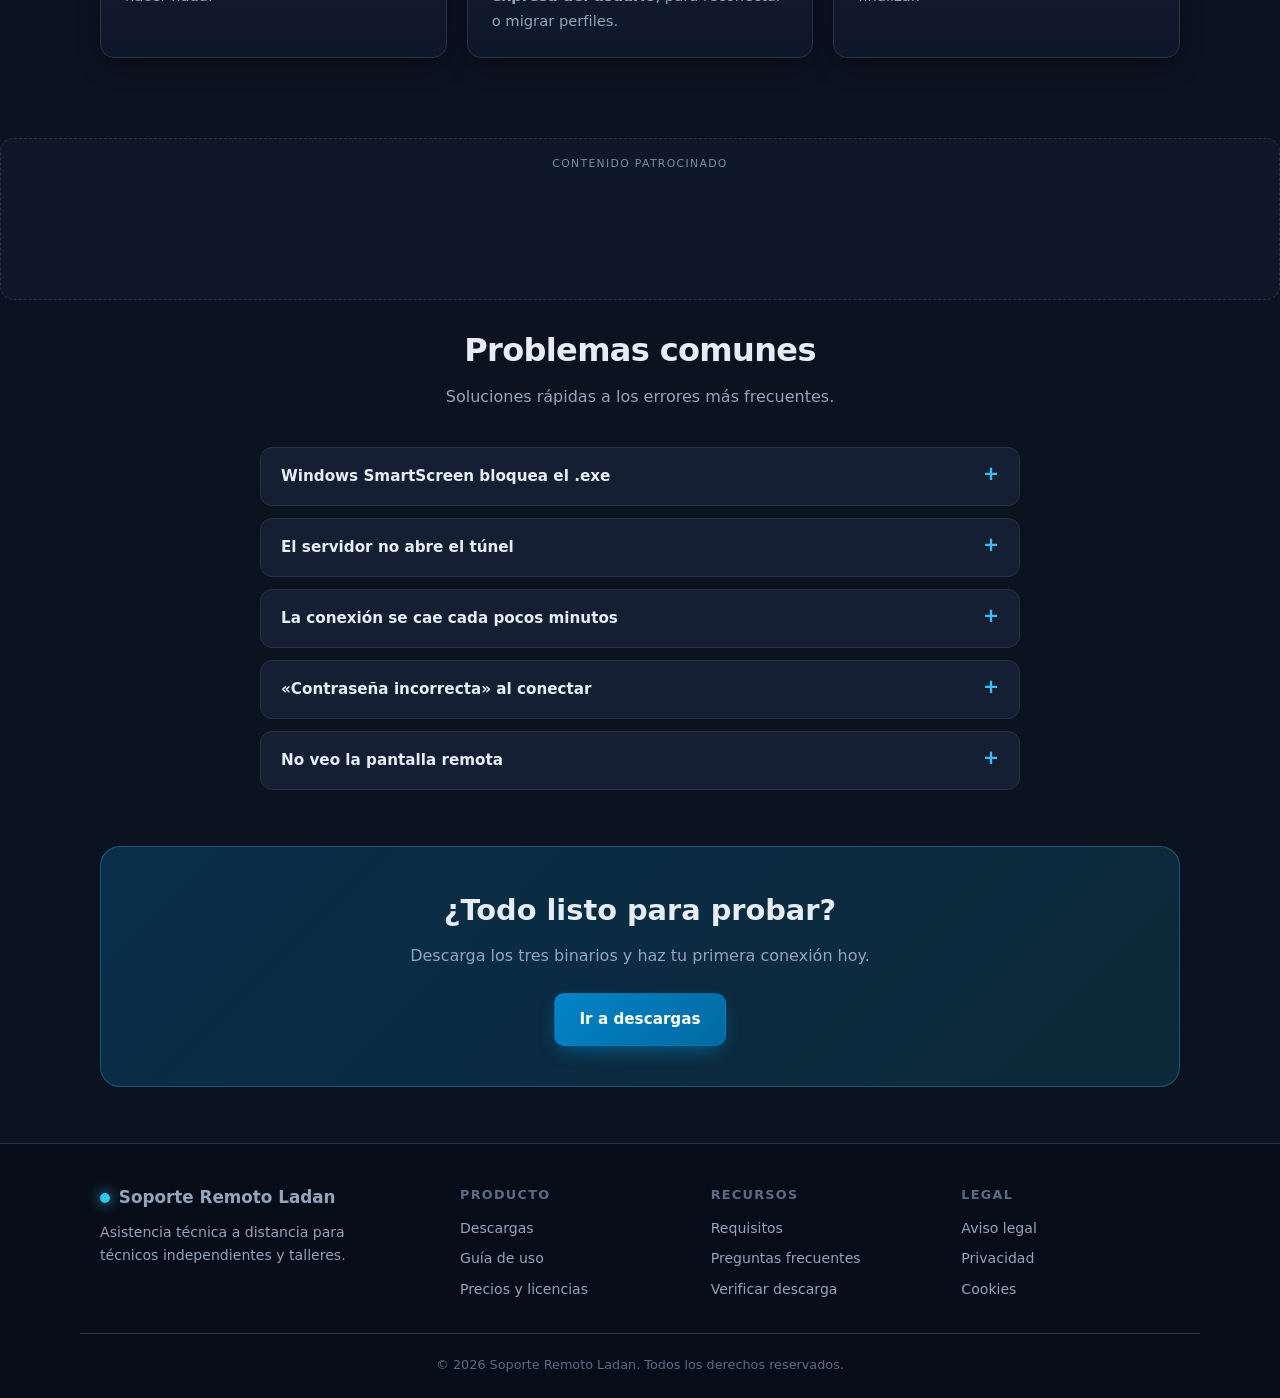
<file: guia.html>
<!DOCTYPE html>
<html lang="es">
<head>
  <meta charset="UTF-8">
  <meta name="viewport" content="width=device-width, initial-scale=1">
  <title>Guía de uso — Soporte Remoto Ladan</title>
  <meta name="description" content="Aprende a iniciar una sesión de soporte remoto en tres pasos: ejecutar el servidor, compartir el enlace y conectar desde la consola del técnico.">
  <meta name="theme-color" content="#0b1220">
  <link rel="canonical" href="https://tudominio.com/guia.html">
  <link rel="icon" href="favicon.svg" type="image/svg+xml">
  <link rel="stylesheet" href="style.css">
</head>
<body>

<header class="site-header">
  <div class="header-inner">
    <a href="index.html" class="logo"><span class="dot"></span> Soporte Remoto Ladan</a>
    <button class="menu-toggle" id="menuToggle" aria-label="Abrir menú" aria-expanded="false" aria-controls="navMenu">
      <span></span><span></span><span></span>
    </button>
    <nav id="navMenu">
  <a href="index.html">Inicio</a>
  <a href="descargas.html">Descargas</a>
  <a href="guia.html">Guía de uso</a>
  <a href="precios.html">Precios</a>
  <button id="themeToggle" class="theme-toggle" aria-label="Cambiar tema">🌙</button>
  <a href="descargas.html" class="btn-nav">Descargar</a>
</nav>
  </div>
</header>

<main>
  <section class="section" style="padding-bottom:1rem">
    <div class="container" style="text-align:center">
      <span class="badge"><span class="pulse"></span> Guía rápida · 2 minutos</span>
      <h1 style="font-size:clamp(1.8rem,4vw,2.6rem);letter-spacing:-.03em;margin:1rem auto .75rem;max-width:20ch">
        Cómo iniciar una sesión de soporte
      </h1>
      <p style="color:var(--muted);max-width:60ch;margin:0 auto">
        Tres pasos para conectar la consola del técnico con el equipo remoto,
        sin abrir puertos y sin configurar el router.
      </p>
    </div>
  </section>

  <section class="section" style="padding-top:1rem">
    <div class="container">
      <div class="steps">
        <div class="step">
          <h3>Ejecuta el servidor en el equipo remoto</h3>
          <p>
            Copia <code>servidor.exe</code> y <code>bore.exe</code> en la misma carpeta
            de la PC que vas a asistir. Haz doble clic en <code>servidor.exe</code>.
            El programa solicitará permisos de administrador (UAC) y abrirá
            el túnel automáticamente.
          </p>
        </div>
        <div class="step">
          <h3>Comparte el enlace y la contraseña</h3>
          <p>
            Al iniciar, el servidor mostrará en pantalla una <strong>dirección pública</strong>
            (IP o URL del túnel) y una <strong>contraseña temporal</strong>. El usuario remoto
            debe pasártelas por el canal que prefieras (WhatsApp, email, teléfono).
          </p>
        </div>
        <div class="step">
          <h3>Conecta desde la consola del técnico</h3>
          <p>
            Abre <code>cliente_gui.exe</code> en tu equipo, pega la dirección y la contraseña
            en los campos correspondientes y pulsa <strong>Conectar</strong>.
            Verás la pantalla remota en segundos.
          </p>
        </div>
      </div>
    </div>
  </section>

  <section class="section" id="requisitos" style="padding-top:0">
    <div class="container" style="max-width:860px">
      <div class="card">
        <h3>Requisitos del sistema</h3>
        <ul class="plan-list" style="margin-top:.75rem">
          <li>Windows 10 u 11 (64 bits recomendado).</li>
          <li>Conexión a internet estable en ambos equipos.</li>
          <li>Permisos de administrador en el equipo remoto (necesarios para UAC).</li>
          <li>Los tres binarios (<code>cliente_gui.exe</code>, <code>servidor.exe</code>, <code>bore.exe</code>) en la misma carpeta.</li>
          <li>Firewall de Windows permitiendo la salida del proceso <code>bore.exe</code>.</li>
        </ul>
      </div>
    </div>
  </section>

  <section class="section" style="padding-top:0">
    <div class="container">
      <div class="section-head">
        <h2>Qué puedes hacer en una sesión</h2>
        <p>Herramientas disponibles una vez conectado.</p>
      </div>
      <div class="grid grid-3">
        <article class="card">
          <div class="icon">🖱️</div>
          <h3>Control total del equipo</h3>
          <p>Mueve el ratón, escribe en el teclado y navega por el escritorio remoto como si estuvieras allí.</p>
        </article>
        <article class="card">
          <div class="icon">📁</div>
          <h3>Transferencia de archivos</h3>
          <p>Envía controladores, parches o utilidades al equipo remoto, y recibe logs o diagnósticos.</p>
        </article>
        <article class="card">
          <div class="icon">🧹</div>
          <h3>Mantenimiento de discos</h3>
          <p>Desfragmenta, libera espacio y ejecuta utilidades nativas de Windows desde la consola.</p>
        </article>
        <article class="card">
          <div class="icon">🔎</div>
          <h3>Diagnóstico rápido</h3>
          <p>Revisa procesos, servicios y eventos del sistema sin que el usuario tenga que hacer nada.</p>
        </article>
        <article class="card">
          <div class="icon">📶</div>
          <h3>Gestión de credenciales WiFi</h3>
          <p>Consulta las redes guardadas en el equipo remoto <strong>con la autorización expresa del usuario</strong>, para reconectar o migrar perfiles.</p>
        </article>
        <article class="card">
          <div class="icon">📄</div>
          <h3>Reportes en PDF</h3>
          <p>Genera un informe con diagnóstico, acciones realizadas y hora de cierre al finalizar.</p>
        </article>
      </div>
    </div>
  </section>

  <div class="ad-slot ad-slot--native ad-slot--inline container">
    <div id="container-9edb2e0c972d6740769ff74e09b94b75"></div>
  </div>

  <section class="section" style="padding-top:0">
    <div class="container" style="max-width:800px">
      <div class="section-head">
        <h2>Problemas comunes</h2>
        <p>Soluciones rápidas a los errores más frecuentes.</p>
      </div>
      <div class="faq">
        <details>
          <summary>Windows SmartScreen bloquea el .exe</summary>
          <p>Es normal en la primera ejecución. Pulsa <em>Más información</em> → <em>Ejecutar de todas formas</em>. La versión estable incluirá firma de código.</p>
        </details>
        <details>
          <summary>El servidor no abre el túnel</summary>
          <p>Verifica que <code>bore.exe</code> esté en la misma carpeta que <code>servidor.exe</code>. Si tu red bloquea la salida, prueba con otra red (por ejemplo, datos móviles).</p>
        </details>
        <details>
          <summary>La conexión se cae cada pocos minutos</summary>
          <p>Asegúrate de que el firewall no esté cerrando el proceso por inactividad. También revisa que el equipo remoto no entre en suspensión (Configuración → Sistema → Energía).</p>
        </details>
        <details>
          <summary>«Contraseña incorrecta» al conectar</summary>
          <p>La contraseña caduca al cerrar el servidor. Pide al usuario que lo reinicie y comparte de nuevo la contraseña generada.</p>
        </details>
        <details>
          <summary>No veo la pantalla remota</summary>
          <p>Comprueba que ambos binarios sean de la misma versión (consulta las etiquetas en <a href="descargas.html" style="color:var(--accent)">Descargas</a>). Si acabas de actualizar, reemplaza los tres archivos.</p>
        </details>
      </div>
    </div>
  </section>

  <section class="section" style="padding-top:0">
    <div class="container">
      <div class="cta-band">
        <h2>¿Todo listo para probar?</h2>
        <p>Descarga los tres binarios y haz tu primera conexión hoy.</p>
        <a href="descargas.html" class="btn btn-primary">Ir a descargas</a>
      </div>
    </div>
  </section>

  <div id="social-bar-slot" aria-hidden="true"></div>
</main>

<footer class="site-footer">
  <div class="footer-grid">
    <div class="footer-brand">
      <a href="index.html" class="logo"><span class="dot"></span> Soporte Remoto Ladan</a>
      <p>Asistencia técnica a distancia para técnicos independientes y talleres.</p>
    </div>
    <div>
      <h4>Producto</h4>
      <ul>
        <li><a href="descargas.html">Descargas</a></li>
        <li><a href="guia.html">Guía de uso</a></li>
        <li><a href="precios.html">Precios y licencias</a></li>
      </ul>
    </div>
    <div>
      <h4>Recursos</h4>
      <ul>
        <li><a href="guia.html#requisitos">Requisitos</a></li>
        <li><a href="guia.html">Preguntas frecuentes</a></li>
        <li><a href="descargas.html#verificacion">Verificar descarga</a></li>
      </ul>
    </div>
    <div>
      <h4>Legal</h4>
      <ul>
        <li><a href="legal.html">Aviso legal</a></li>
        <li><a href="privacidad.html">Privacidad</a></li>
        <li><a href="cookies.html">Cookies</a></li>
      </ul>
    </div>
  </div>
  <div class="footer-bottom">
    &copy; 2026 Soporte Remoto Ladan. Todos los derechos reservados.
  </div>
</footer>

<script src="app.js" defer></script>
</body>
</html>
</file>
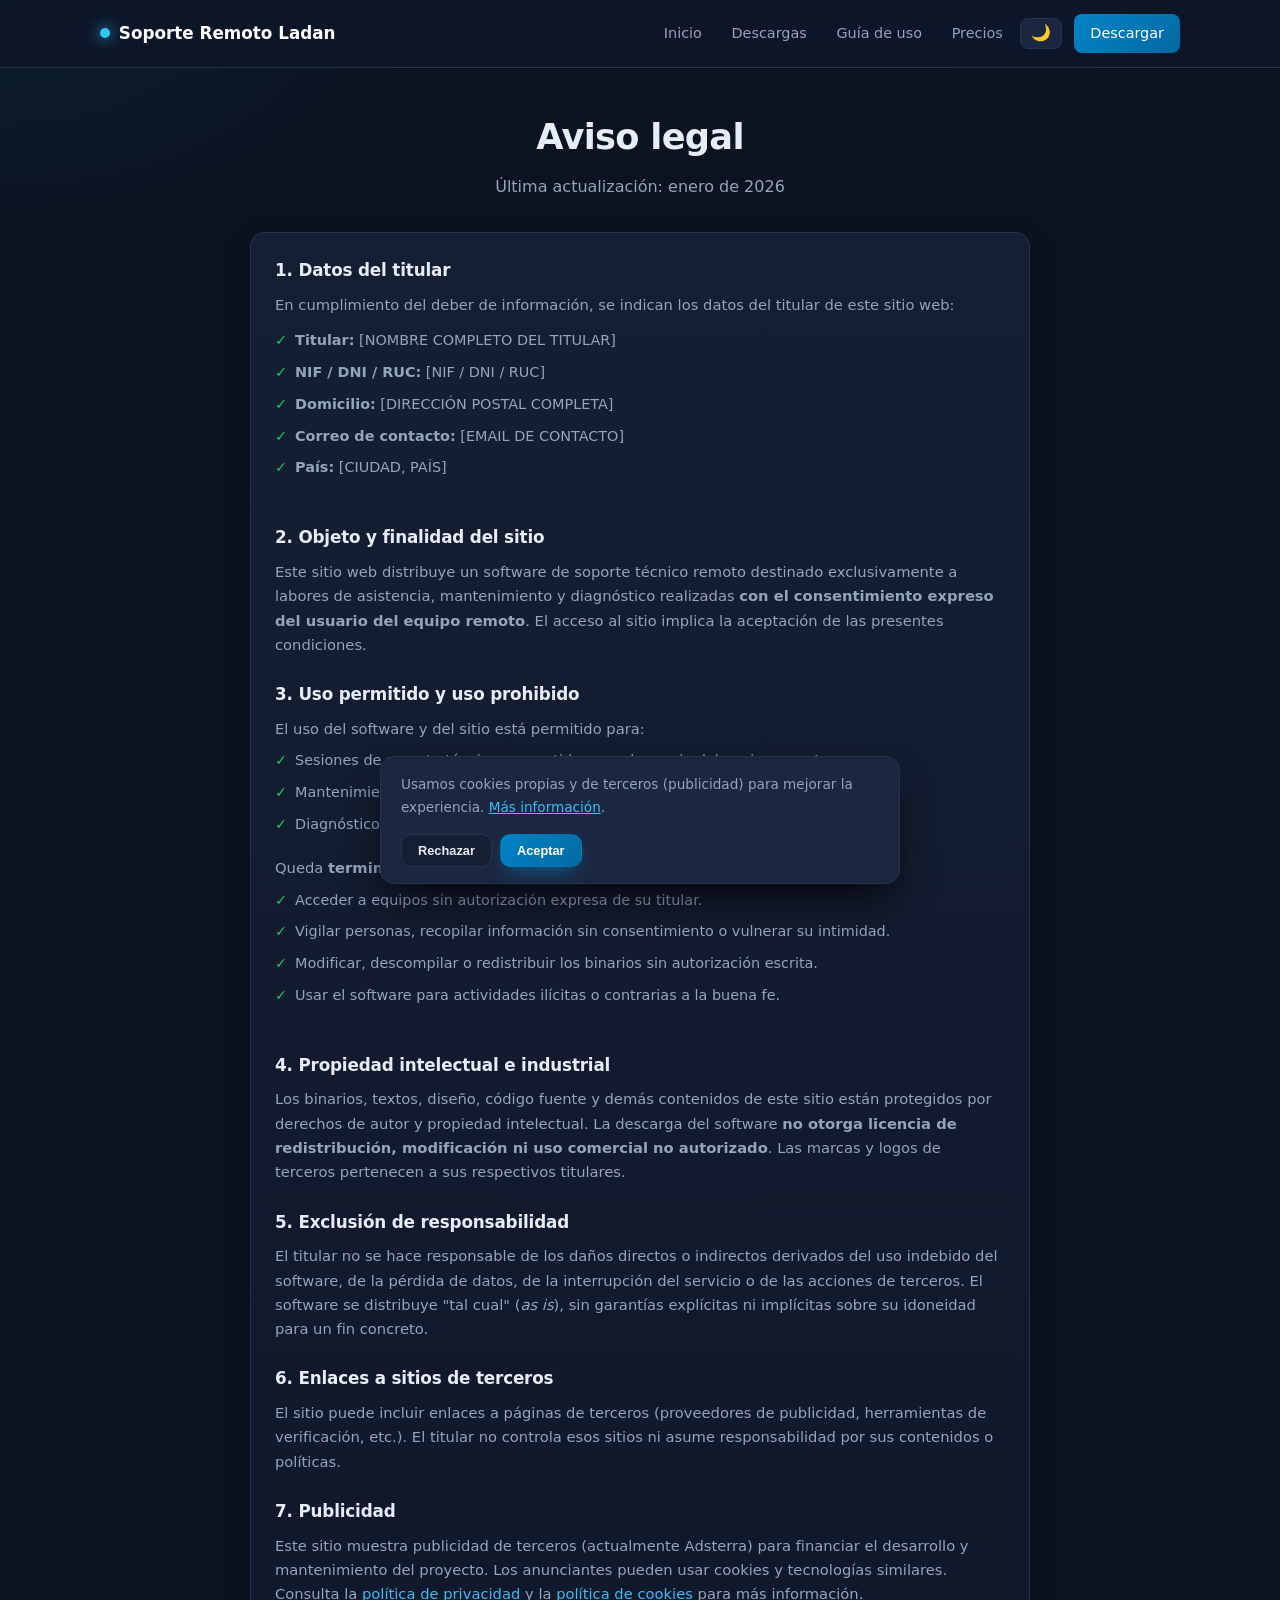
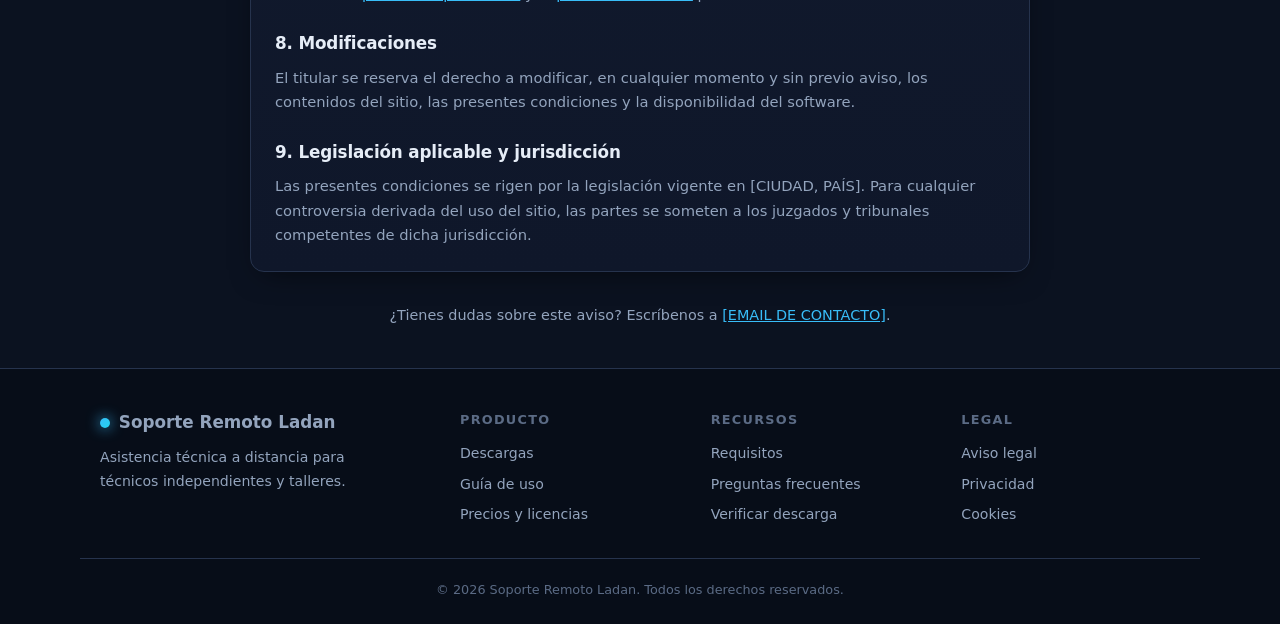
<file: legal.html>
<!DOCTYPE html>
<html lang="es">
<head>
  <meta charset="UTF-8">
  <meta name="viewport" content="width=device-width, initial-scale=1">
  <title>Aviso legal — Soporte Remoto Ladan</title>
  <meta name="description" content="Aviso legal y condiciones de uso del software de soporte remoto Ladan.">
  <meta name="robots" content="index, follow">
  <meta name="theme-color" content="#0b1220">
  <link rel="canonical" href="https://tudominio.com/legal.html">
  <link rel="icon" href="favicon.svg" type="image/svg+xml">
  <link rel="stylesheet" href="style.css">
</head>
<body>

<header class="site-header">
  <div class="header-inner">
    <a href="index.html" class="logo"><span class="dot"></span> Soporte Remoto Ladan</a>
    <button class="menu-toggle" id="menuToggle" aria-label="Abrir menú" aria-expanded="false" aria-controls="navMenu">
      <span></span><span></span><span></span>
    </button>
    <nav id="navMenu">
  <a href="index.html">Inicio</a>
  <a href="descargas.html">Descargas</a>
  <a href="guia.html">Guía de uso</a>
  <a href="precios.html">Precios</a>
  <button id="themeToggle" class="theme-toggle" aria-label="Cambiar tema">🌙</button>
  <a href="descargas.html" class="btn-nav">Descargar</a>
</nav>
  </div>
</header>

<main class="content-page container" style="max-width:820px">
  <h1 style="font-size:clamp(1.6rem,3.5vw,2.2rem);letter-spacing:-.02em;margin-bottom:.5rem;text-align:center">Aviso legal</h1>
  <p class="subtitle">Última actualización: enero de 2026</p>

  <div class="card" style="gap:1.5rem">

    <section>
      <h3>1. Datos del titular</h3>
      <p>En cumplimiento del deber de información, se indican los datos del titular de este sitio web:</p>
      <ul class="plan-list" style="margin-top:.75rem">
        <li><strong>Titular:</strong> [NOMBRE COMPLETO DEL TITULAR]</li>
        <li><strong>NIF / DNI / RUC:</strong> [NIF / DNI / RUC]</li>
        <li><strong>Domicilio:</strong> [DIRECCIÓN POSTAL COMPLETA]</li>
        <li><strong>Correo de contacto:</strong> [EMAIL DE CONTACTO]</li>
        <li><strong>País:</strong> [CIUDAD, PAÍS]</li>
      </ul>
    </section>

    <section>
      <h3>2. Objeto y finalidad del sitio</h3>
      <p>
        Este sitio web distribuye un software de soporte técnico remoto destinado
        exclusivamente a labores de asistencia, mantenimiento y diagnóstico
        realizadas <strong>con el consentimiento expreso del usuario del equipo remoto</strong>.
        El acceso al sitio implica la aceptación de las presentes condiciones.
      </p>
    </section>

    <section>
      <h3>3. Uso permitido y uso prohibido</h3>
      <p>El uso del software y del sitio está permitido para:</p>
      <ul class="plan-list" style="margin-top:.5rem">
        <li>Sesiones de soporte técnico consentidas por el usuario del equipo remoto.</li>
        <li>Mantenimiento preventivo y correctivo de equipos propios o de clientes.</li>
        <li>Diagnóstico y documentación de incidencias.</li>
      </ul>
      <p style="margin-top:1rem">Queda <strong>terminantemente prohibido</strong>:</p>
      <ul class="plan-list" style="margin-top:.5rem">
        <li>Acceder a equipos sin autorización expresa de su titular.</li>
        <li>Vigilar personas, recopilar información sin consentimiento o vulnerar su intimidad.</li>
        <li>Modificar, descompilar o redistribuir los binarios sin autorización escrita.</li>
        <li>Usar el software para actividades ilícitas o contrarias a la buena fe.</li>
      </ul>
    </section>

    <section>
      <h3>4. Propiedad intelectual e industrial</h3>
      <p>
        Los binarios, textos, diseño, código fuente y demás contenidos de este sitio
        están protegidos por derechos de autor y propiedad intelectual. La descarga
        del software <strong>no otorga licencia de redistribución, modificación ni
        uso comercial no autorizado</strong>. Las marcas y logos de terceros
        pertenecen a sus respectivos titulares.
      </p>
    </section>

    <section>
      <h3>5. Exclusión de responsabilidad</h3>
      <p>
        El titular no se hace responsable de los daños directos o indirectos derivados
        del uso indebido del software, de la pérdida de datos, de la interrupción del
        servicio o de las acciones de terceros. El software se distribuye "tal cual"
        (<em>as is</em>), sin garantías explícitas ni implícitas sobre su idoneidad
        para un fin concreto.
      </p>
    </section>

    <section>
      <h3>6. Enlaces a sitios de terceros</h3>
      <p>
        El sitio puede incluir enlaces a páginas de terceros (proveedores de
        publicidad, herramientas de verificación, etc.). El titular no controla
        esos sitios ni asume responsabilidad por sus contenidos o políticas.
      </p>
    </section>

    <section>
      <h3>7. Publicidad</h3>
      <p>
        Este sitio muestra publicidad de terceros (actualmente Adsterra) para
        financiar el desarrollo y mantenimiento del proyecto. Los anunciantes pueden
        usar cookies y tecnologías similares. Consulta la
        <a href="privacidad.html" style="color:var(--accent)">política de privacidad</a>
        y la <a href="cookies.html" style="color:var(--accent)">política de cookies</a>
        para más información.
      </p>
    </section>

    <section>
      <h3>8. Modificaciones</h3>
      <p>
        El titular se reserva el derecho a modificar, en cualquier momento y sin
        previo aviso, los contenidos del sitio, las presentes condiciones y la
        disponibilidad del software.
      </p>
    </section>

    <section>
      <h3>9. Legislación aplicable y jurisdicción</h3>
      <p>
        Las presentes condiciones se rigen por la legislación vigente en
        [CIUDAD, PAÍS]. Para cualquier controversia derivada del uso del sitio,
        las partes se someten a los juzgados y tribunales competentes de dicha
        jurisdicción.
      </p>
    </section>

  </div>

  <p style="text-align:center;margin-top:2rem;color:var(--muted);font-size:.9rem">
    ¿Tienes dudas sobre este aviso? Escríbenos a
    <a href="mailto:[EMAIL DE CONTACTO]" style="color:var(--accent)">[EMAIL DE CONTACTO]</a>.
  </p>
</main>

<footer class="site-footer">
  <div class="footer-grid">
    <div class="footer-brand">
      <a href="index.html" class="logo"><span class="dot"></span> Soporte Remoto Ladan</a>
      <p>Asistencia técnica a distancia para técnicos independientes y talleres.</p>
    </div>
    <div>
      <h4>Producto</h4>
      <ul>
        <li><a href="descargas.html">Descargas</a></li>
        <li><a href="guia.html">Guía de uso</a></li>
        <li><a href="precios.html">Precios y licencias</a></li>
      </ul>
    </div>
    <div>
      <h4>Recursos</h4>
      <ul>
        <li><a href="guia.html#requisitos">Requisitos</a></li>
        <li><a href="guia.html">Preguntas frecuentes</a></li>
        <li><a href="descargas.html#verificacion">Verificar descarga</a></li>
      </ul>
    </div>
    <div>
      <h4>Legal</h4>
      <ul>
        <li><a href="legal.html">Aviso legal</a></li>
        <li><a href="privacidad.html">Privacidad</a></li>
        <li><a href="cookies.html">Cookies</a></li>
      </ul>
    </div>
  </div>
  <div class="footer-bottom">
    &copy; 2026 Soporte Remoto Ladan. Todos los derechos reservados.
  </div>
</footer>

<script src="app.js" defer></script>
</body>
</html>
</file>
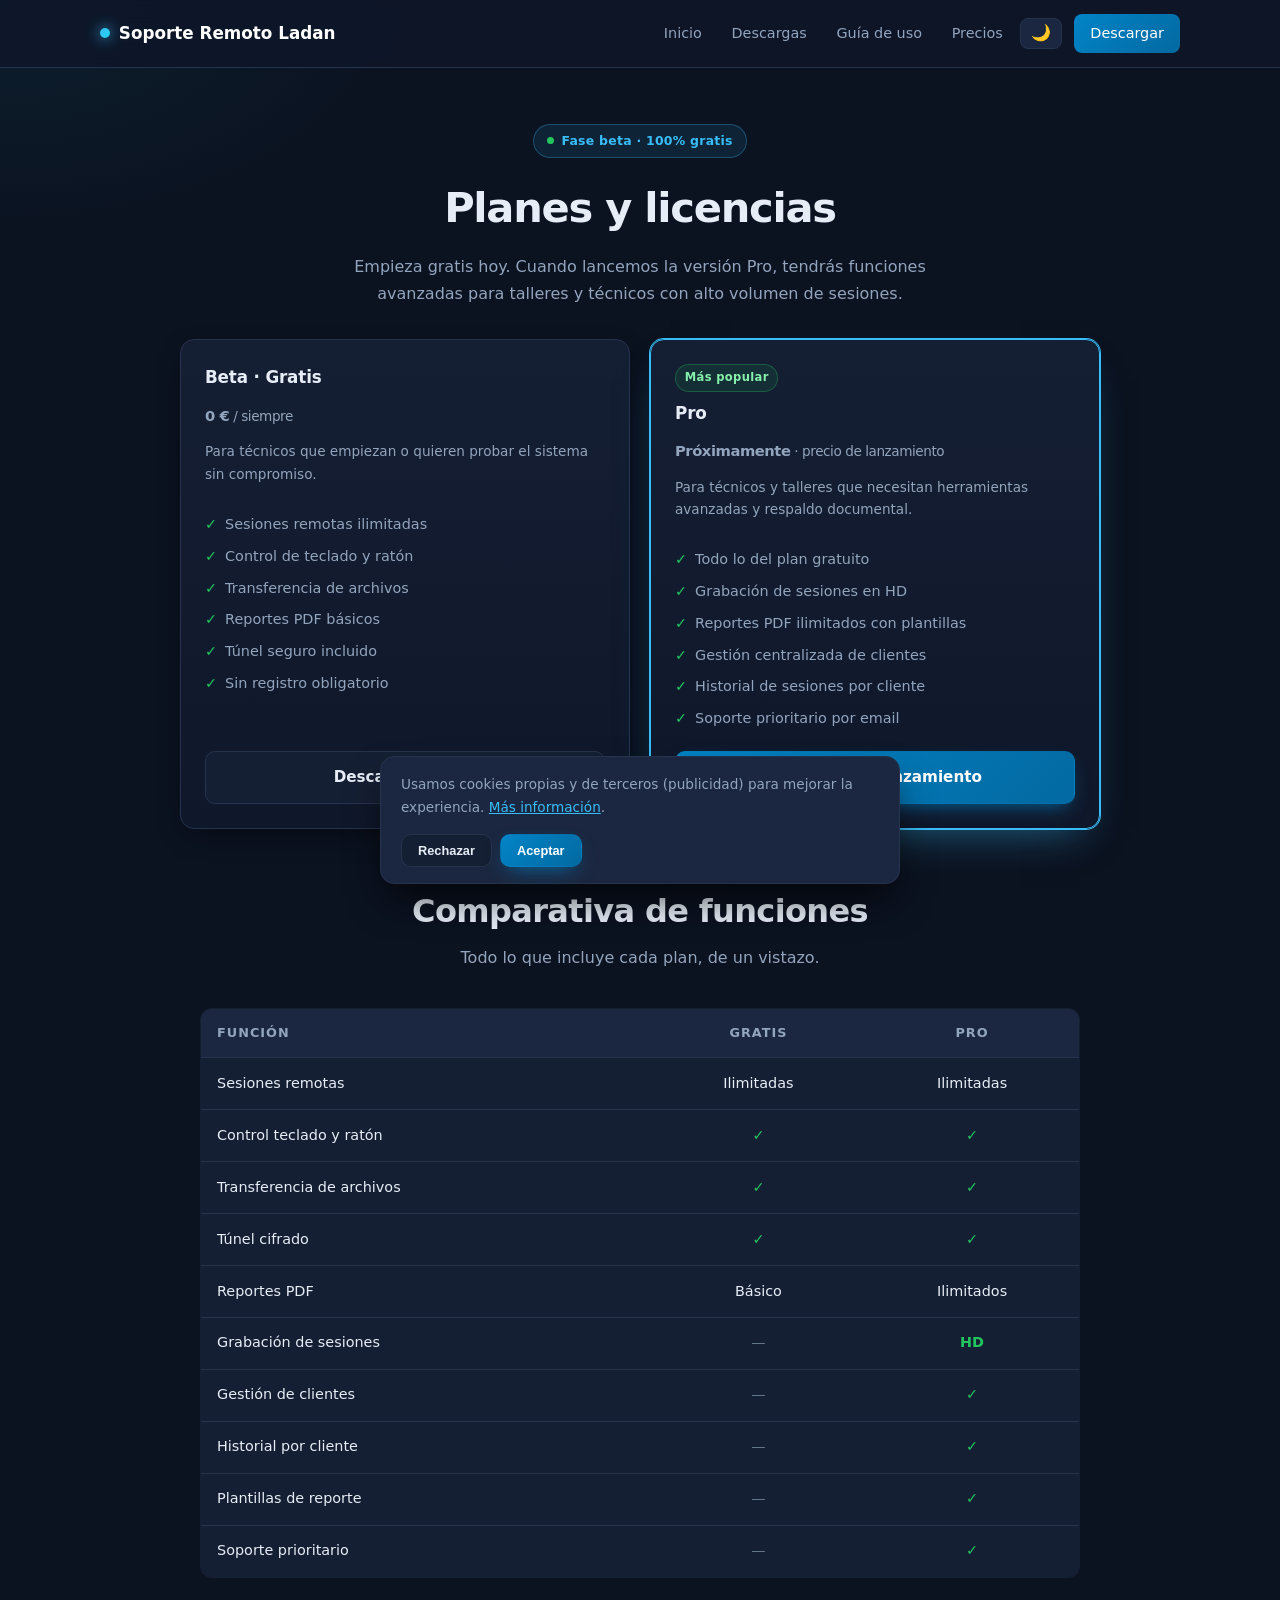
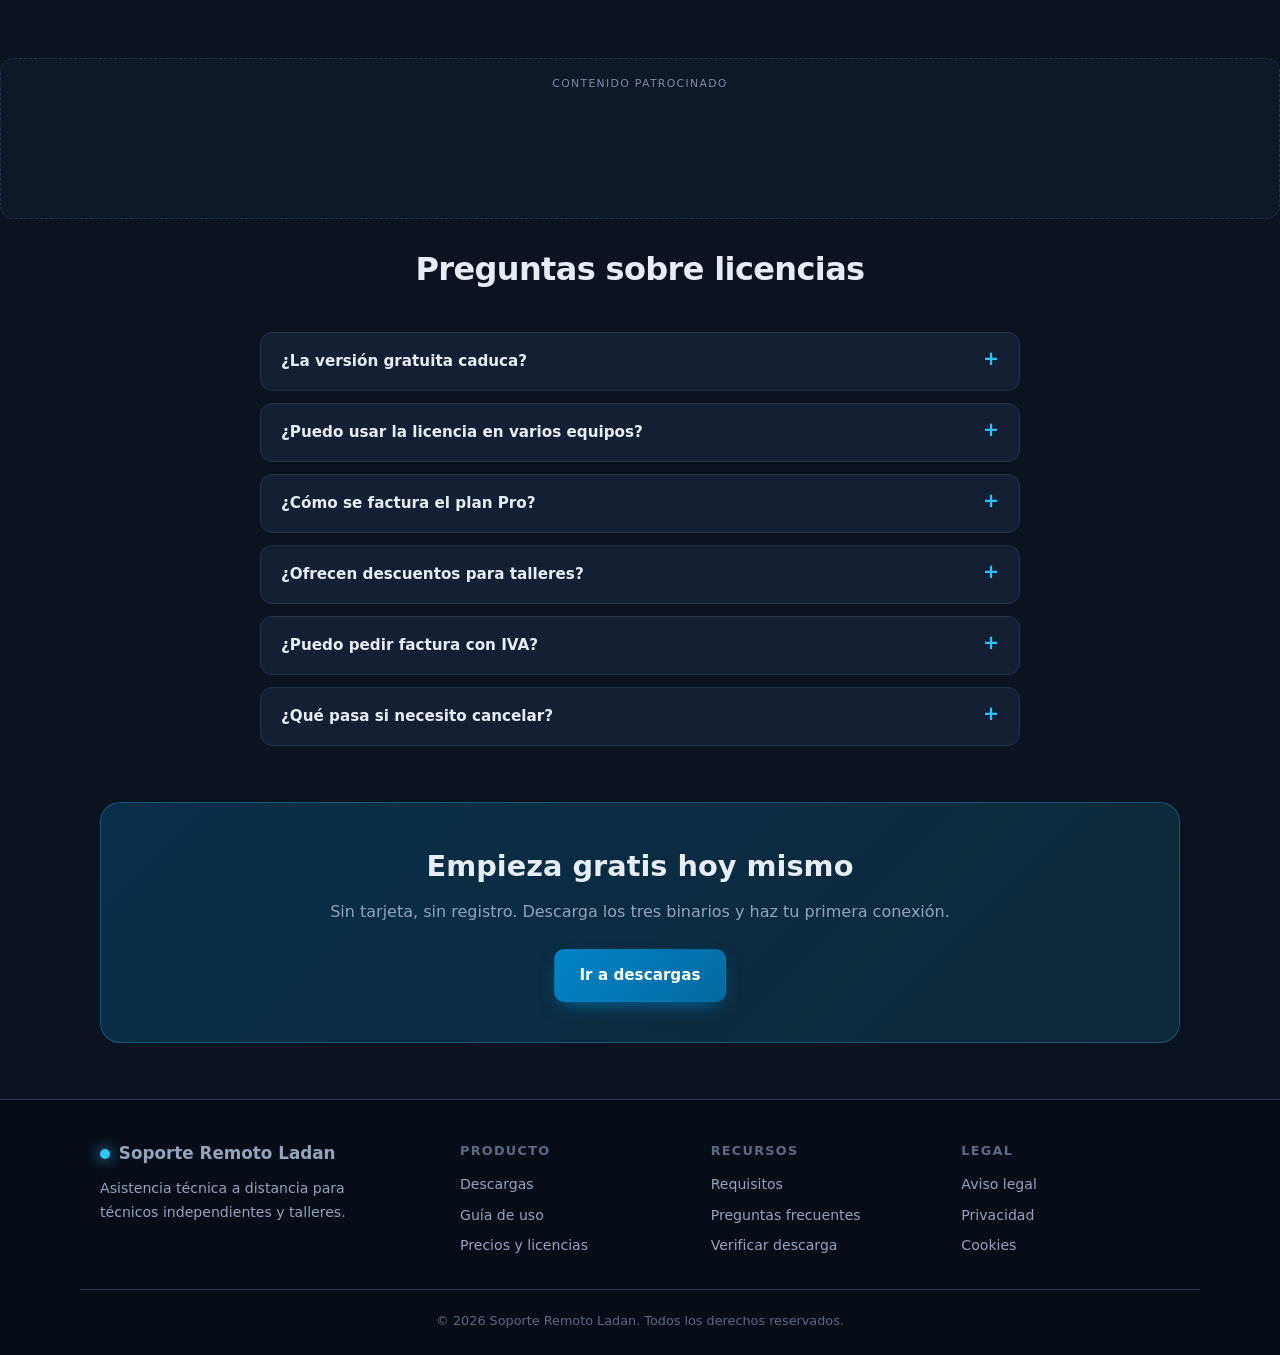
<file: precios.html>
<!DOCTYPE html>
<html lang="es">
<head>
  <meta charset="UTF-8">
  <meta name="viewport" content="width=device-width, initial-scale=1">
  <title>Precios y licencias — Soporte Remoto Ladan</title>
  <meta name="description" content="Plan gratuito durante la fase beta. Licencia Pro con grabación HD, reportes ilimitados y gestión centralizada para talleres.">
  <meta name="theme-color" content="#0b1220">
  <link rel="canonical" href="https://tudominio.com/precios.html">
  <link rel="icon" href="favicon.svg" type="image/svg+xml">
  <link rel="stylesheet" href="style.css">
  <style>
    .tabla-comp{
      width:100%;border-collapse:collapse;font-size:.9rem;
      background:var(--surface);border:1px solid var(--border);
      border-radius:12px;overflow:hidden;margin-top:1.5rem;
    }
    .tabla-comp th,.tabla-comp td{
      padding:.85rem 1rem;text-align:left;
      border-bottom:1px solid var(--border);
    }
    .tabla-comp thead th{
      background:var(--surface-2);font-size:.8rem;
      text-transform:uppercase;letter-spacing:.08em;color:var(--muted);
    }
    .tabla-comp tbody tr:last-child td{border-bottom:0}
    .tabla-comp td:not(:first-child){text-align:center}
    .tabla-comp th:not(:first-child){text-align:center}
    .tabla-comp .si{color:var(--success);font-weight:700}
    .tabla-comp .no{color:#64748b}
    .tabla-comp tbody tr:hover{background:rgba(56,189,248,.04)}
    @media (max-width:640px){
      .tabla-comp{font-size:.8rem}
      .tabla-comp th,.tabla-comp td{padding:.55rem .5rem}
    }
  </style>
</head>
<body>

<header class="site-header">
  <div class="header-inner">
    <a href="index.html" class="logo"><span class="dot"></span> Soporte Remoto Ladan</a>
    <button class="menu-toggle" id="menuToggle" aria-label="Abrir menú" aria-expanded="false" aria-controls="navMenu">
      <span></span><span></span><span></span>
    </button>
   <nav id="navMenu">
  <a href="index.html">Inicio</a>
  <a href="descargas.html">Descargas</a>
  <a href="guia.html">Guía de uso</a>
  <a href="precios.html">Precios</a>
  <button id="themeToggle" class="theme-toggle" aria-label="Cambiar tema">🌙</button>
  <a href="descargas.html" class="btn-nav">Descargar</a>
</nav>
  </div>
</header>

<main>
  <section class="section" style="padding-bottom:1rem">
    <div class="container" style="text-align:center">
      <span class="badge"><span class="pulse"></span> Fase beta · 100% gratis</span>
      <h1 style="font-size:clamp(1.8rem,4vw,2.6rem);letter-spacing:-.03em;margin:1rem auto .75rem;max-width:20ch">
        Planes y licencias
      </h1>
      <p style="color:var(--muted);max-width:60ch;margin:0 auto">
        Empieza gratis hoy. Cuando lancemos la versión Pro, tendrás funciones avanzadas
        para talleres y técnicos con alto volumen de sesiones.
      </p>
    </div>
  </section>

  <section class="section" style="padding-top:1rem">
    <div class="container">
      <div class="grid grid-2" style="max-width:920px;margin-inline:auto">

        <article class="card pricing-card">
          <h3>Beta · Gratis</h3>
          <p class="price">0 €<small> / siempre</small></p>
          <p style="font-size:.85rem;color:var(--muted);margin-bottom:1rem">
            Para técnicos que empiezan o quieren probar el sistema sin compromiso.
          </p>
          <ul class="plan-list">
            <li>Sesiones remotas ilimitadas</li>
            <li>Control de teclado y ratón</li>
            <li>Transferencia de archivos</li>
            <li>Reportes PDF básicos</li>
            <li>Túnel seguro incluido</li>
            <li>Sin registro obligatorio</li>
          </ul>
          <a href="descargas.html" class="btn btn-secondary btn-block" style="margin-top:auto">Descargar gratis</a>
        </article>

        <article class="card pricing-card destacado">
          <span class="tag ok" style="align-self:flex-start;margin-bottom:.5rem">Más popular</span>
          <h3>Pro</h3>
          <p class="price">Próximamente<small> · precio de lanzamiento</small></p>
          <p style="font-size:.85rem;color:var(--muted);margin-bottom:1rem">
            Para técnicos y talleres que necesitan herramientas avanzadas y respaldo documental.
          </p>
          <ul class="plan-list">
            <li>Todo lo del plan gratuito</li>
            <li>Grabación de sesiones en HD</li>
            <li>Reportes PDF ilimitados con plantillas</li>
            <li>Gestión centralizada de clientes</li>
            <li>Historial de sesiones por cliente</li>
            <li>Soporte prioritario por email</li>
          </ul>
          <a href="#" class="btn btn-primary btn-block" style="margin-top:auto" aria-disabled="true">Avísame del lanzamiento</a>
        </article>

      </div>
    </div>
  </section>

  <section class="section" style="padding-top:0">
    <div class="container" style="max-width:920px">
      <div class="section-head">
        <h2>Comparativa de funciones</h2>
        <p>Todo lo que incluye cada plan, de un vistazo.</p>
      </div>

      <table class="tabla-comp">
        <thead>
          <tr>
            <th>Función</th>
            <th>Gratis</th>
            <th>Pro</th>
          </tr>
        </thead>
        <tbody>
          <tr><td>Sesiones remotas</td><td>Ilimitadas</td><td>Ilimitadas</td></tr>
          <tr><td>Control teclado y ratón</td><td class="si">✓</td><td class="si">✓</td></tr>
          <tr><td>Transferencia de archivos</td><td class="si">✓</td><td class="si">✓</td></tr>
          <tr><td>Túnel cifrado</td><td class="si">✓</td><td class="si">✓</td></tr>
          <tr><td>Reportes PDF</td><td>Básico</td><td>Ilimitados</td></tr>
          <tr><td>Grabación de sesiones</td><td class="no">—</td><td class="si">HD</td></tr>
          <tr><td>Gestión de clientes</td><td class="no">—</td><td class="si">✓</td></tr>
          <tr><td>Historial por cliente</td><td class="no">—</td><td class="si">✓</td></tr>
          <tr><td>Plantillas de reporte</td><td class="no">—</td><td class="si">✓</td></tr>
          <tr><td>Soporte prioritario</td><td class="no">—</td><td class="si">✓</td></tr>
        </tbody>
      </table>
    </div>
  </section>

  <div class="ad-slot ad-slot--native ad-slot--inline container">
    <div id="container-9edb2e0c972d6740769ff74e09b94b75"></div>
  </div>

  <section class="section" style="padding-top:0">
    <div class="container" style="max-width:800px">
      <div class="section-head">
        <h2>Preguntas sobre licencias</h2>
      </div>
      <div class="faq">
        <details>
          <summary>¿La versión gratuita caduca?</summary>
          <p>No. Cuando lancemos la versión Pro, la versión gratuita seguirá funcionando con las funciones esenciales. No retiraremos funciones que ya estés usando hoy.</p>
        </details>
        <details>
          <summary>¿Puedo usar la licencia en varios equipos?</summary>
          <p>Sí. La licencia es por técnico, no por equipo. Puedes instalar el cliente en tu portátil, en el de casa y en el del taller sin costo adicional.</p>
        </details>
        <details>
          <summary>¿Cómo se factura el plan Pro?</summary>
          <p>Mensual o anual, mediante tarjeta o PayPal. Podrás cancelar en cualquier momento desde el panel de cliente sin penalización.</p>
        </details>
        <details>
          <summary>¿Ofrecen descuentos para talleres?</summary>
          <p>Sí. Cuando lancemos Pro habrá un plan <em>Taller</em> con hasta 10 técnicos y panel centralizado, con precio por volumen. Los interesados pueden escribirnos por email.</p>
        </details>
        <details>
          <summary>¿Puedo pedir factura con IVA?</summary>
          <p>Sí. Emitiremos factura fiscal a nombre de la empresa o autónomo que indiques al contratar el plan Pro.</p>
        </details>
        <details>
          <summary>¿Qué pasa si necesito cancelar?</summary>
          <p>Puedes cancelar en cualquier momento. La licencia seguirá activa hasta el final del periodo facturado y luego pasará automáticamente al plan gratuito.</p>
        </details>
      </div>
    </div>
  </section>

  <section class="section" style="padding-top:0">
    <div class="container">
      <div class="cta-band">
        <h2>Empieza gratis hoy mismo</h2>
        <p>Sin tarjeta, sin registro. Descarga los tres binarios y haz tu primera conexión.</p>
        <a href="descargas.html" class="btn btn-primary">Ir a descargas</a>
      </div>
    </div>
  </section>

  <div id="social-bar-slot" aria-hidden="true"></div>
</main>

<footer class="site-footer">
  <div class="footer-grid">
    <div class="footer-brand">
      <a href="index.html" class="logo"><span class="dot"></span> Soporte Remoto Ladan</a>
      <p>Asistencia técnica a distancia para técnicos independientes y talleres.</p>
    </div>
    <div>
      <h4>Producto</h4>
      <ul>
        <li><a href="descargas.html">Descargas</a></li>
        <li><a href="guia.html">Guía de uso</a></li>
        <li><a href="precios.html">Precios y licencias</a></li>
      </ul>
    </div>
    <div>
      <h4>Recursos</h4>
      <ul>
        <li><a href="guia.html#requisitos">Requisitos</a></li>
        <li><a href="guia.html">Preguntas frecuentes</a></li>
        <li><a href="descargas.html#verificacion">Verificar descarga</a></li>
      </ul>
    </div>
    <div>
      <h4>Legal</h4>
      <ul>
        <li><a href="legal.html">Aviso legal</a></li>
        <li><a href="privacidad.html">Privacidad</a></li>
        <li><a href="cookies.html">Cookies</a></li>
      </ul>
    </div>
  </div>
  <div class="footer-bottom">
    &copy; 2026 Soporte Remoto Ladan. Todos los derechos reservados.
  </div>
</footer>

<script src="app.js" defer></script>
</body>
</html>
</file>
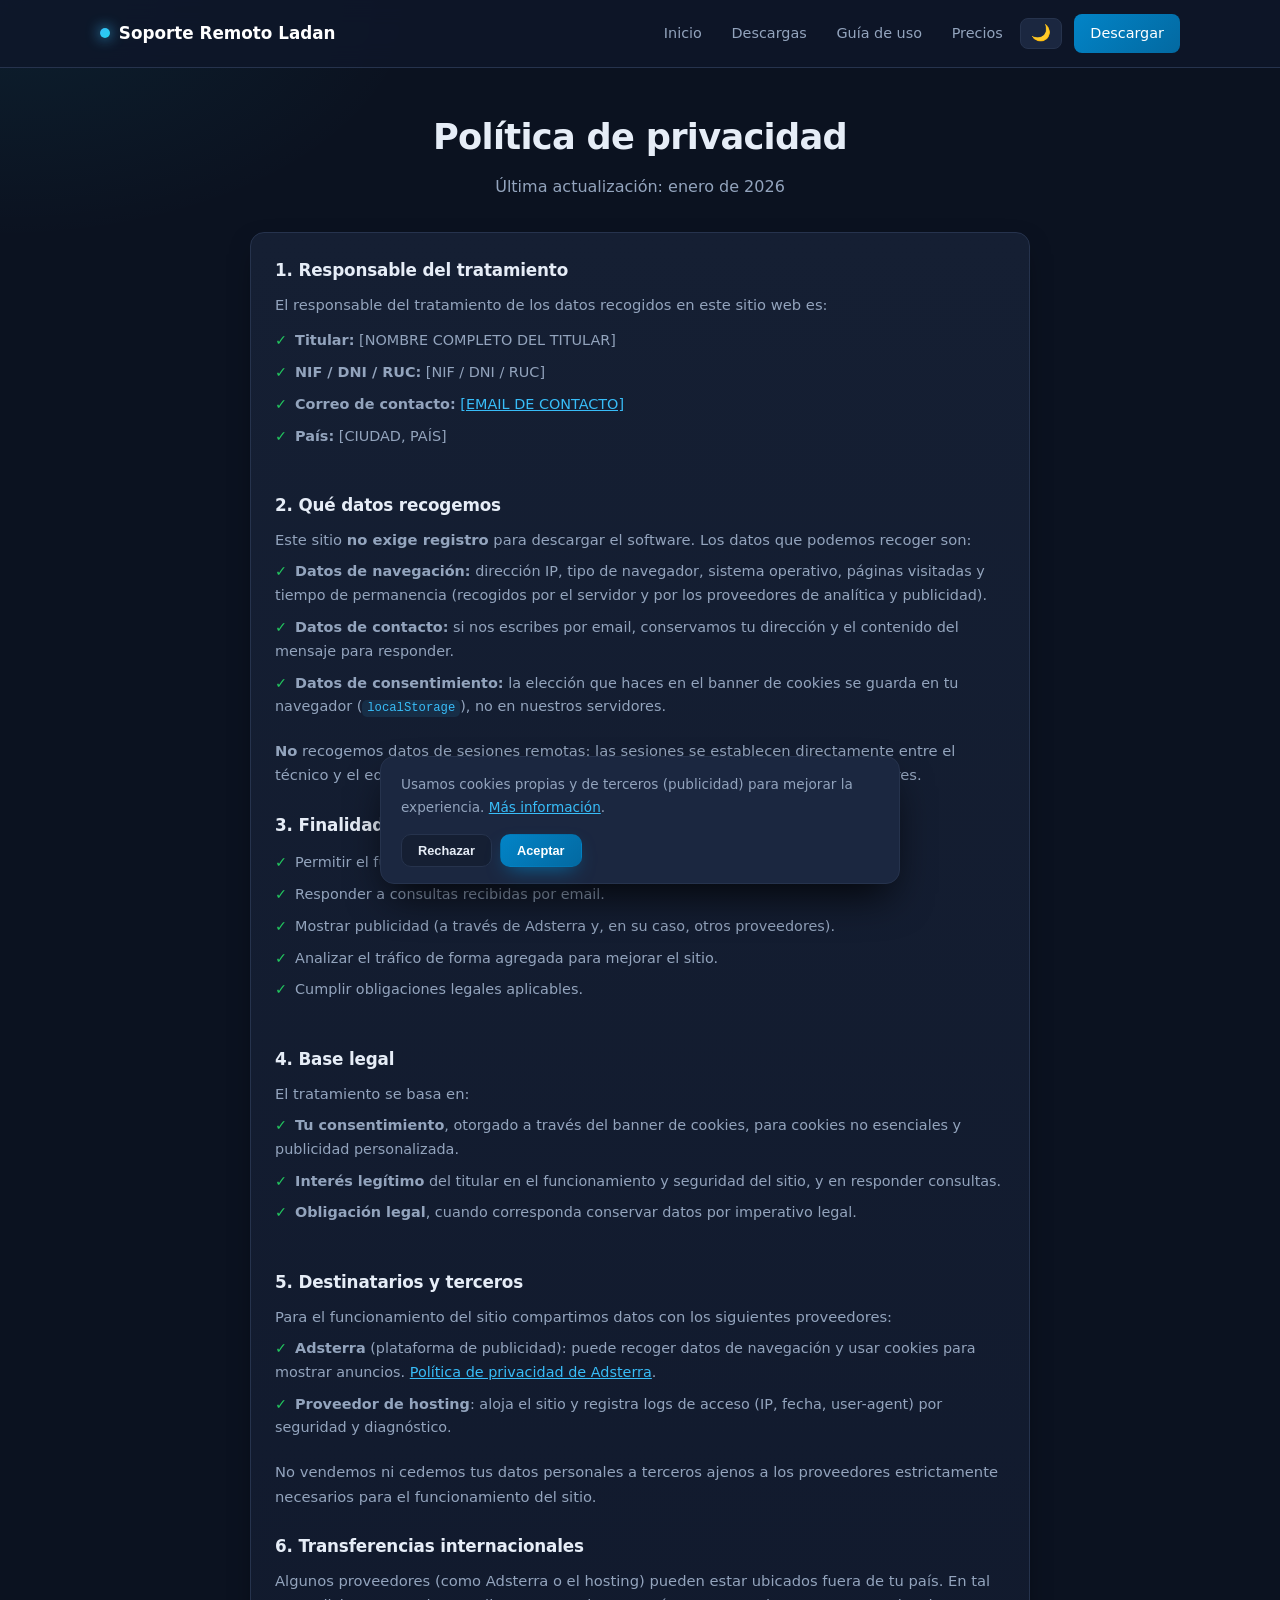
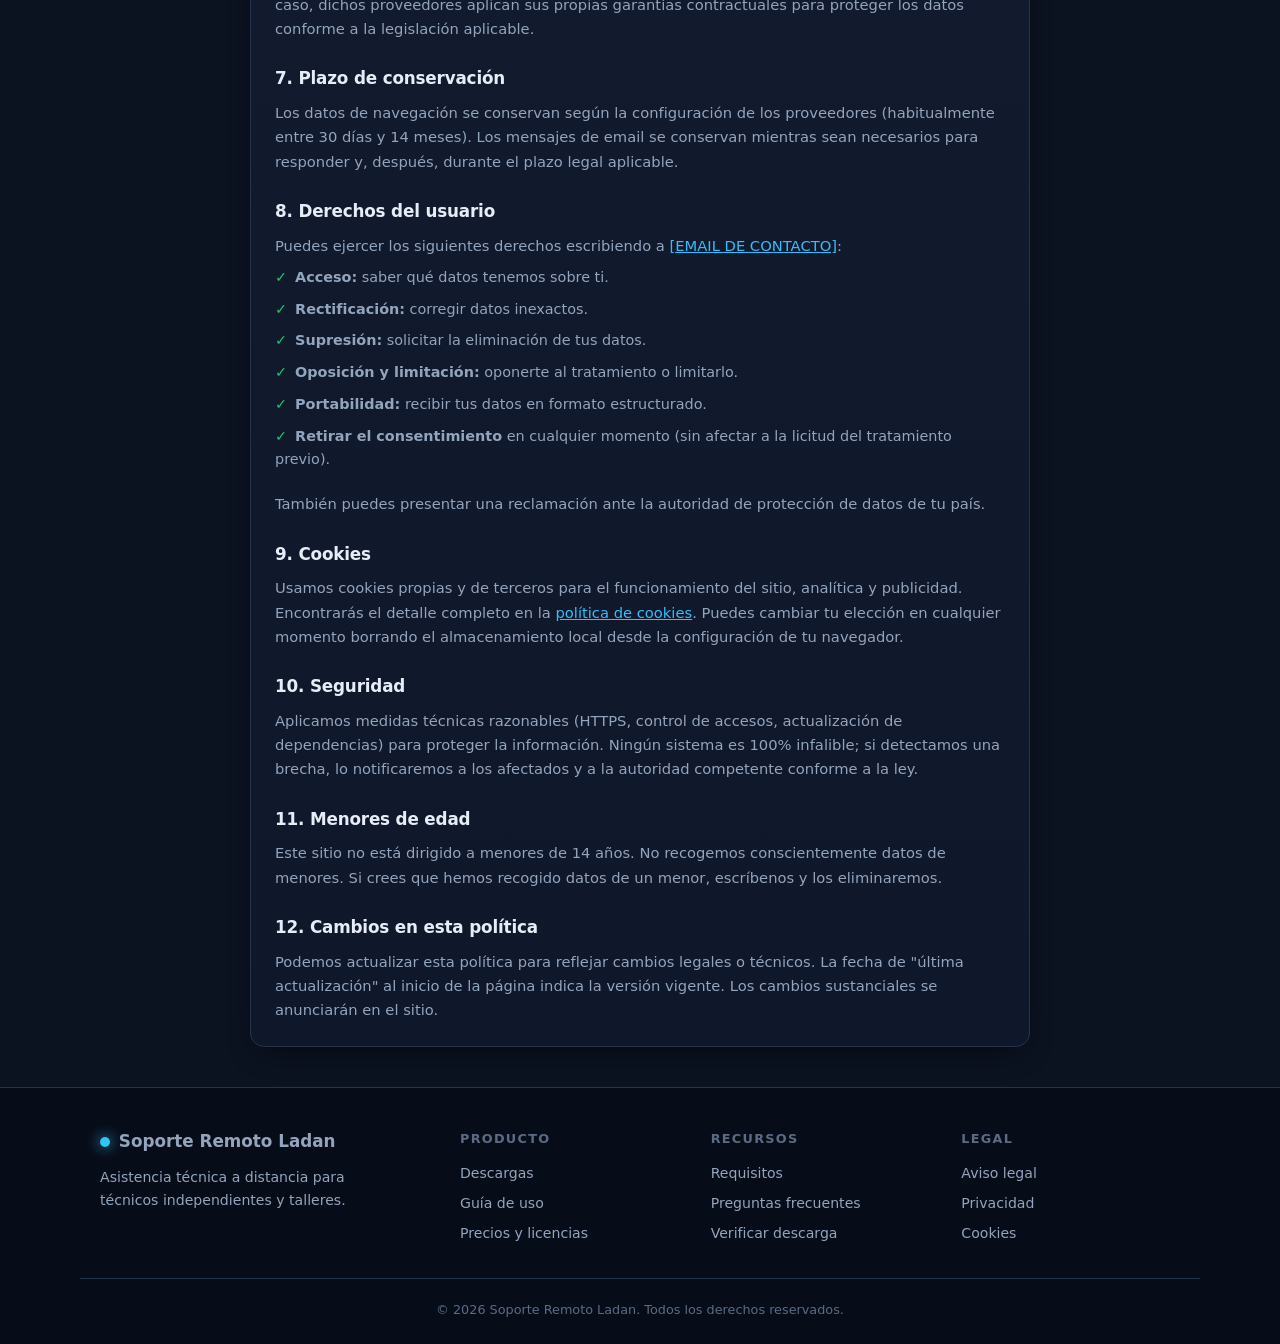
<file: privacidad.html>
<!DOCTYPE html>
<html lang="es">
<head>
  <meta charset="UTF-8">
  <meta name="viewport" content="width=device-width, initial-scale=1">
  <title>Política de privacidad — Soporte Remoto Ladan</title>
  <meta name="description" content="Política de privacidad: qué datos recogemos, con qué finalidad, con quién los compartimos y cómo ejercer tus derechos.">
  <meta name="robots" content="index, follow">
  <meta name="theme-color" content="#0b1220">
  <link rel="canonical" href="https://tudominio.com/privacidad.html">
  <link rel="icon" href="favicon.svg" type="image/svg+xml">
  <link rel="stylesheet" href="style.css">
</head>
<body>

<header class="site-header">
  <div class="header-inner">
    <a href="index.html" class="logo"><span class="dot"></span> Soporte Remoto Ladan</a>
    <button class="menu-toggle" id="menuToggle" aria-label="Abrir menú" aria-expanded="false" aria-controls="navMenu">
      <span></span><span></span><span></span>
    </button>
    <nav id="navMenu">
  <a href="index.html">Inicio</a>
  <a href="descargas.html">Descargas</a>
  <a href="guia.html">Guía de uso</a>
  <a href="precios.html">Precios</a>
  <button id="themeToggle" class="theme-toggle" aria-label="Cambiar tema">🌙</button>
  <a href="descargas.html" class="btn-nav">Descargar</a>
</nav>
  </div>
</header>

<main class="content-page container" style="max-width:820px">
  <h1 style="font-size:clamp(1.6rem,3.5vw,2.2rem);letter-spacing:-.02em;margin-bottom:.5rem;text-align:center">Política de privacidad</h1>
  <p class="subtitle">Última actualización: enero de 2026</p>

  <div class="card" style="gap:1.5rem">

    <section>
      <h3>1. Responsable del tratamiento</h3>
      <p>El responsable del tratamiento de los datos recogidos en este sitio web es:</p>
      <ul class="plan-list" style="margin-top:.75rem">
        <li><strong>Titular:</strong> [NOMBRE COMPLETO DEL TITULAR]</li>
        <li><strong>NIF / DNI / RUC:</strong> [NIF / DNI / RUC]</li>
        <li><strong>Correo de contacto:</strong> <a href="mailto:[EMAIL DE CONTACTO]" style="color:var(--accent)">[EMAIL DE CONTACTO]</a></li>
        <li><strong>País:</strong> [CIUDAD, PAÍS]</li>
      </ul>
    </section>

    <section>
      <h3>2. Qué datos recogemos</h3>
      <p>Este sitio <strong>no exige registro</strong> para descargar el software. Los datos que podemos recoger son:</p>
      <ul class="plan-list" style="margin-top:.5rem">
        <li><strong>Datos de navegación:</strong> dirección IP, tipo de navegador, sistema operativo, páginas visitadas y tiempo de permanencia (recogidos por el servidor y por los proveedores de analítica y publicidad).</li>
        <li><strong>Datos de contacto:</strong> si nos escribes por email, conservamos tu dirección y el contenido del mensaje para responder.</li>
        <li><strong>Datos de consentimiento:</strong> la elección que haces en el banner de cookies se guarda en tu navegador (<code>localStorage</code>), no en nuestros servidores.</li>
      </ul>
      <p style="margin-top:1rem">
        <strong>No</strong> recogemos datos de sesiones remotas: las sesiones se
        establecen directamente entre el técnico y el equipo remoto mediante el
        túnel cifrado, sin pasar por nuestros servidores.
      </p>
    </section>

    <section>
      <h3>3. Finalidad del tratamiento</h3>
      <ul class="plan-list">
        <li>Permitir el funcionamiento técnico del sitio.</li>
        <li>Responder a consultas recibidas por email.</li>
        <li>Mostrar publicidad (a través de Adsterra y, en su caso, otros proveedores).</li>
        <li>Analizar el tráfico de forma agregada para mejorar el sitio.</li>
        <li>Cumplir obligaciones legales aplicables.</li>
      </ul>
    </section>

    <section>
      <h3>4. Base legal</h3>
      <p>El tratamiento se basa en:</p>
      <ul class="plan-list" style="margin-top:.5rem">
        <li><strong>Tu consentimiento</strong>, otorgado a través del banner de cookies, para cookies no esenciales y publicidad personalizada.</li>
        <li><strong>Interés legítimo</strong> del titular en el funcionamiento y seguridad del sitio, y en responder consultas.</li>
        <li><strong>Obligación legal</strong>, cuando corresponda conservar datos por imperativo legal.</li>
      </ul>
    </section>

    <section>
      <h3>5. Destinatarios y terceros</h3>
      <p>Para el funcionamiento del sitio compartimos datos con los siguientes proveedores:</p>
      <ul class="plan-list" style="margin-top:.5rem">
        <li><strong>Adsterra</strong> (plataforma de publicidad): puede recoger datos de navegación y usar cookies para mostrar anuncios. <a href="https://adsterra.com/privacy-policy/" target="_blank" rel="noopener nofollow" style="color:var(--accent)">Política de privacidad de Adsterra</a>.</li>
        <li><strong>Proveedor de hosting</strong>: aloja el sitio y registra logs de acceso (IP, fecha, user-agent) por seguridad y diagnóstico.</li>
      </ul>
      <p style="margin-top:1rem">
        No vendemos ni cedemos tus datos personales a terceros ajenos a los
        proveedores estrictamente necesarios para el funcionamiento del sitio.
      </p>
    </section>

    <section>
      <h3>6. Transferencias internacionales</h3>
      <p>
        Algunos proveedores (como Adsterra o el hosting) pueden estar ubicados
        fuera de tu país. En tal caso, dichos proveedores aplican sus propias
        garantías contractuales para proteger los datos conforme a la legislación
        aplicable.
      </p>
    </section>

    <section>
      <h3>7. Plazo de conservación</h3>
      <p>
        Los datos de navegación se conservan según la configuración de los
        proveedores (habitualmente entre 30 días y 14 meses). Los mensajes de
        email se conservan mientras sean necesarios para responder y, después,
        durante el plazo legal aplicable.
      </p>
    </section>

    <section>
      <h3>8. Derechos del usuario</h3>
      <p>Puedes ejercer los siguientes derechos escribiendo a <a href="mailto:[EMAIL DE CONTACTO]" style="color:var(--accent)">[EMAIL DE CONTACTO]</a>:</p>
      <ul class="plan-list" style="margin-top:.5rem">
        <li><strong>Acceso:</strong> saber qué datos tenemos sobre ti.</li>
        <li><strong>Rectificación:</strong> corregir datos inexactos.</li>
        <li><strong>Supresión:</strong> solicitar la eliminación de tus datos.</li>
        <li><strong>Oposición y limitación:</strong> oponerte al tratamiento o limitarlo.</li>
        <li><strong>Portabilidad:</strong> recibir tus datos en formato estructurado.</li>
        <li><strong>Retirar el consentimiento</strong> en cualquier momento (sin afectar a la licitud del tratamiento previo).</li>
      </ul>
      <p style="margin-top:1rem">
        También puedes presentar una reclamación ante la autoridad de protección
        de datos de tu país.
      </p>
    </section>

    <section>
      <h3>9. Cookies</h3>
      <p>
        Usamos cookies propias y de terceros para el funcionamiento del sitio,
        analítica y publicidad. Encontrarás el detalle completo en la
        <a href="cookies.html" style="color:var(--accent)">política de cookies</a>.
        Puedes cambiar tu elección en cualquier momento borrando el
        almacenamiento local desde la configuración de tu navegador.
      </p>
    </section>

    <section>
      <h3>10. Seguridad</h3>
      <p>
        Aplicamos medidas técnicas razonables (HTTPS, control de accesos,
        actualización de dependencias) para proteger la información. Ningún
        sistema es 100% infalible; si detectamos una brecha, lo notificaremos
        a los afectados y a la autoridad competente conforme a la ley.
      </p>
    </section>

    <section>
      <h3>11. Menores de edad</h3>
      <p>
        Este sitio no está dirigido a menores de 14 años. No recogemos
        conscientemente datos de menores. Si crees que hemos recogido datos de
        un menor, escríbenos y los eliminaremos.
      </p>
    </section>

    <section>
      <h3>12. Cambios en esta política</h3>
      <p>
        Podemos actualizar esta política para reflejar cambios legales o técnicos.
        La fecha de "última actualización" al inicio de la página indica la versión
        vigente. Los cambios sustanciales se anunciarán en el sitio.
      </p>
    </section>

  </div>
</main>

<footer class="site-footer">
  <div class="footer-grid">
    <div class="footer-brand">
      <a href="index.html" class="logo"><span class="dot"></span> Soporte Remoto Ladan</a>
      <p>Asistencia técnica a distancia para técnicos independientes y talleres.</p>
    </div>
    <div>
      <h4>Producto</h4>
      <ul>
        <li><a href="descargas.html">Descargas</a></li>
        <li><a href="guia.html">Guía de uso</a></li>
        <li><a href="precios.html">Precios y licencias</a></li>
      </ul>
    </div>
    <div>
      <h4>Recursos</h4>
      <ul>
        <li><a href="guia.html#requisitos">Requisitos</a></li>
        <li><a href="guia.html">Preguntas frecuentes</a></li>
        <li><a href="descargas.html#verificacion">Verificar descarga</a></li>
      </ul>
    </div>
    <div>
      <h4>Legal</h4>
      <ul>
        <li><a href="legal.html">Aviso legal</a></li>
        <li><a href="privacidad.html">Privacidad</a></li>
        <li><a href="cookies.html">Cookies</a></li>
      </ul>
    </div>
  </div>
  <div class="footer-bottom">
    &copy; 2026 Soporte Remoto Ladan. Todos los derechos reservados.
  </div>
</footer>

<script src="app.js" defer></script>
</body>
</html>
</file>
<file: style.css>
/* ==========================================================
   SOPORTE REMOTO LADAN — style.css
   ========================================================== */
:root{
  --bg:#0b1220;
  --bg-soft:#0f172a;
  --surface:#151f33;
  --surface-2:#1b2740;
  --border:#26334d;
  --text:#e6edf7;
  --muted:#93a4bd;
  --accent:#38bdf8;
  --accent-2:#22d3ee;
  --accent-strong:#0284c7;
  --success:#22c55e;
  --radius:14px;
  --shadow:0 10px 30px -12px rgba(0,0,0,.65);
  --maxw:1120px;
}

*{margin:0;padding:0;box-sizing:border-box}
html{scroll-behavior:smooth}
body{
  font-family:Inter,system-ui,-apple-system,"Segoe UI",Roboto,sans-serif;
  background:
    radial-gradient(900px 500px at 80% -10%, rgba(56,189,248,.10), transparent 60%),
    radial-gradient(700px 400px at 0% 0%, rgba(34,211,238,.07), transparent 60%),
    var(--bg);
  color:var(--text);
  line-height:1.65;
  min-height:100vh;
  display:flex;
  flex-direction:column;
  -webkit-font-smoothing:antialiased;
}
img{max-width:100%;display:block}
a{color:inherit}
:focus-visible{outline:2px solid var(--accent);outline-offset:3px;border-radius:6px}

.container{width:100%;max-width:var(--maxw);margin-inline:auto;padding-inline:1.25rem}
.section{padding:3.5rem 0}
.section-head{max-width:640px;margin:0 auto 2.25rem;text-align:center}
.section-head h2{font-size:clamp(1.5rem,3vw,2rem);letter-spacing:-.02em;margin-bottom:.5rem}
.section-head p{color:var(--muted)}

/* ---------- HEADER ---------- */
header.site-header{
  position:sticky;top:0;z-index:50;
  background:rgba(15,23,42,.85);
  backdrop-filter:blur(12px);
  border-bottom:1px solid var(--border);
}
.header-inner{
  display:flex;align-items:center;justify-content:space-between;
  gap:1rem;padding:.85rem 1.25rem;
  max-width:var(--maxw);margin-inline:auto;
}
.logo{
  display:flex;align-items:center;gap:.55rem;
  font-weight:800;font-size:1.05rem;color:#fff;
  text-decoration:none;white-space:nowrap;
}
.logo .dot{
  width:10px;height:10px;border-radius:50%;
  background:linear-gradient(135deg,var(--accent),var(--accent-2));
  box-shadow:0 0 14px var(--accent);
}
nav{display:flex;align-items:center;gap:.25rem}
nav a{
  color:var(--muted);text-decoration:none;font-size:.9rem;font-weight:500;
  padding:.5rem .8rem;border-radius:8px;transition:.2s;white-space:nowrap;
}
nav a:hover{color:var(--text);background:var(--surface)}
nav a.activo{color:var(--accent);background:rgba(56,189,248,.10)}
nav a.btn-nav{
  background:linear-gradient(135deg,var(--accent-strong),#0369a1);
  color:#fff;margin-left:.5rem;padding:.5rem 1rem;
}
nav a.btn-nav:hover{filter:brightness(1.12);background:var(--accent-strong)}

.menu-toggle{
  display:none;flex-direction:column;justify-content:space-between;
  width:30px;height:21px;background:none;border:0;cursor:pointer;
}
.menu-toggle span{height:3px;width:100%;background:var(--text);border-radius:2px;transition:.3s}
.menu-toggle.abierto span:nth-child(1){transform:translateY(9px) rotate(45deg)}
.menu-toggle.abierto span:nth-child(2){opacity:0}
.menu-toggle.abierto span:nth-child(3){transform:translateY(-9px) rotate(-45deg)}

/* ---------- HERO ---------- */
.hero{padding:4.5rem 0 3rem;text-align:center}
.hero h1{
  font-size:clamp(1.9rem,4.5vw,3rem);
  line-height:1.15;letter-spacing:-.03em;margin:1rem auto .9rem;max-width:16ch;
}
.hero h1 .grad{
  background:linear-gradient(135deg,var(--accent),var(--accent-2));
  -webkit-background-clip:text;background-clip:text;color:transparent;
}
.hero p.lead{color:var(--muted);max-width:60ch;margin:0 auto 1.75rem;font-size:1.05rem}
.hero-actions{display:flex;gap:.75rem;justify-content:center;flex-wrap:wrap}

.badge{
  display:inline-flex;align-items:center;gap:.45rem;
  font-size:.78rem;font-weight:600;letter-spacing:.02em;
  color:var(--accent);background:rgba(56,189,248,.10);
  border:1px solid rgba(56,189,248,.30);
  padding:.35rem .8rem;border-radius:999px;
}
.badge .pulse{
  width:7px;height:7px;border-radius:50%;background:var(--success);
  box-shadow:0 0 0 0 rgba(34,197,94,.6);animation:pulse 2s infinite;
}
@keyframes pulse{
  70%{box-shadow:0 0 0 8px rgba(34,197,94,0)}
  100%{box-shadow:0 0 0 0 rgba(34,197,94,0)}
}

/* ---------- BOTONES ---------- */
.btn{
  display:inline-flex;align-items:center;justify-content:center;gap:.5rem;
  font-weight:600;font-size:.95rem;text-decoration:none;
  padding:.8rem 1.5rem;border-radius:10px;border:1px solid transparent;
  cursor:pointer;transition:.2s;
}
.btn-primary{
  background:linear-gradient(135deg,var(--accent-strong),#0369a1);
  color:#fff;box-shadow:0 8px 20px -8px rgba(2,132,199,.8);
}
.btn-primary:hover{filter:brightness(1.12);transform:translateY(-1px)}
.btn-secondary{
  background:var(--surface);color:var(--text);border-color:var(--border);
}
.btn-secondary:hover{background:var(--surface-2);border-color:#3a4a6b}
.btn-block{width:100%}

/* ---------- TRUST ROW ---------- */
.trust-row{
  list-style:none;display:flex;flex-wrap:wrap;justify-content:center;
  gap:.5rem 1.5rem;margin-top:2rem;color:var(--muted);font-size:.85rem;
}
.trust-row li{display:flex;align-items:center;gap:.4rem}

/* ---------- GRIDS / CARDS ---------- */
.grid{display:grid;gap:1.25rem}
.grid-3{grid-template-columns:repeat(auto-fit,minmax(260px,1fr))}
.grid-2{grid-template-columns:repeat(auto-fit,minmax(300px,1fr))}

.card{
  background:linear-gradient(180deg,var(--surface),var(--bg-soft));
  border:1px solid var(--border);border-radius:var(--radius);
  padding:1.5rem;display:flex;flex-direction:column;
  transition:.25s;box-shadow:var(--shadow);
}
.card:hover{transform:translateY(-3px);border-color:#38507a}
.card h3{font-size:1.05rem;margin-bottom:.5rem;letter-spacing:-.01em}
.card p{color:var(--muted);font-size:.92rem}
.card .icon{
  width:42px;height:42px;border-radius:11px;display:grid;place-items:center;
  background:rgba(56,189,248,.10);border:1px solid rgba(56,189,248,.25);
  font-size:1.2rem;margin-bottom:1rem;
}

/* ---------- PASOS ---------- */
.steps{counter-reset:step;display:grid;gap:1.25rem;grid-template-columns:repeat(auto-fit,minmax(260px,1fr))}
.step{
  position:relative;background:var(--surface);border:1px solid var(--border);
  border-radius:var(--radius);padding:1.75rem 1.5rem 1.5rem;
}
.step::before{
  counter-increment:step;content:counter(step);
  position:absolute;top:-16px;left:1.5rem;
  width:34px;height:34px;border-radius:50%;
  display:grid;place-items:center;font-weight:800;font-size:.9rem;
  background:linear-gradient(135deg,var(--accent),var(--accent-2));
  color:#04121f;box-shadow:0 6px 16px -6px var(--accent);
}
.step h3{font-size:1rem;margin:.5rem 0 .5rem}
.step p{color:var(--muted);font-size:.92rem}
code{
  font-family:ui-monospace,Menlo,Consolas,monospace;font-size:.85em;
  background:rgba(56,189,248,.10);color:var(--accent);
  padding:.12em .4em;border-radius:5px;
}

/* ---------- DESCARGA ---------- */
.download-card{position:relative;overflow:hidden}
.download-card .file-meta{
  display:flex;flex-wrap:wrap;gap:.4rem;margin:.75rem 0 1rem;
}
.tag{
  font-size:.72rem;font-weight:600;letter-spacing:.03em;
  padding:.2rem .55rem;border-radius:999px;
  background:var(--surface-2);color:var(--muted);border:1px solid var(--border);
}
.tag.ok{color:#86efac;background:rgba(34,197,94,.10);border-color:rgba(34,197,94,.3)}
.hash-box{
  display:flex;align-items:center;gap:.5rem;
  background:#0a1526;border:1px solid var(--border);border-radius:8px;
  padding:.5rem .6rem;margin-bottom:1rem;font-size:.72rem;
}
.hash-box code{
  background:none;padding:0;color:var(--muted);
  overflow:hidden;text-overflow:ellipsis;white-space:nowrap;flex:1;
}
.hash-box button{
  background:var(--surface-2);border:1px solid var(--border);color:var(--accent);
  border-radius:6px;padding:.2rem .5rem;font-size:.7rem;cursor:pointer;font-weight:600;
}
.hash-box button:hover{background:var(--surface)}

/* ---------- PRECIOS ---------- */
.pricing-card{position:relative}
.pricing-card.destacado{
  border-color:var(--accent);
  box-shadow:0 0 0 1px var(--accent),0 20px 40px -20px rgba(56,189,248,.5);
}
.price{font-size:2rem;font-weight:800;letter-spacing:-.03em;color:#fff;margin:.25rem 0 .75rem}
.price small{font-size:.85rem;font-weight:500;color:var(--muted)}
.plan-list{list-style:none;margin:.75rem 0 1.25rem;display:grid;gap:.5rem;font-size:.9rem;color:var(--muted)}
.plan-list li::before{content:"✓";color:var(--success);font-weight:800;margin-right:.5rem}

/* ---------- ANUNCIOS ---------- */
.ad-slot{
  width:100%;max-width:900px;margin:2.5rem auto;
  padding:1rem;border:1px dashed var(--border);border-radius:var(--radius);
  background:rgba(21,31,51,.5);text-align:center;overflow:hidden;
}
.ad-slot::before{
  content:"Publicidad";display:block;font-size:.68rem;letter-spacing:.15em;
  text-transform:uppercase;color:#5b6b85;margin-bottom:.6rem;
}
.ad-slot > div{min-height:100px}
.ad-slot--inline{max-width:100%;margin:1.5rem 0}

/* ---------- FAQ ---------- */
.faq{max-width:760px;margin:0 auto;display:grid;gap:.75rem}
.faq details{
  background:var(--surface);border:1px solid var(--border);
  border-radius:12px;padding:0 1.25rem;transition:.2s;
}
.faq details[open]{border-color:#3a4a6b;background:var(--surface-2)}
.faq summary{
  cursor:pointer;font-weight:600;font-size:.95rem;
  padding:1rem 0;list-style:none;display:flex;justify-content:space-between;gap:1rem;
}
.faq summary::-webkit-details-marker{display:none}
.faq summary::after{content:"+";color:var(--accent);font-size:1.2rem;line-height:1}
.faq details[open] summary::after{content:"−"}
.faq p{color:var(--muted);font-size:.9rem;padding-bottom:1rem}

/* ---------- CTA BAND ---------- */
.cta-band{
  max-width:var(--maxw);margin:0 auto;
  background:linear-gradient(135deg,rgba(2,132,199,.25),rgba(34,211,238,.12));
  border:1px solid rgba(56,189,248,.3);border-radius:20px;
  padding:2.5rem 1.5rem;text-align:center;
}
.cta-band h2{font-size:clamp(1.3rem,3vw,1.8rem);margin-bottom:.5rem}
.cta-band p{color:var(--muted);margin-bottom:1.5rem}

/* ---------- FOOTER ---------- */
footer.site-footer{
  margin-top:auto;border-top:1px solid var(--border);
  background:#070d18;padding:2.5rem 0 1.5rem;font-size:.88rem;
}
.footer-grid{
  display:grid;gap:2rem;
  grid-template-columns:1.5fr repeat(3,1fr);
  max-width:var(--maxw);margin:0 auto 2rem;padding-inline:1.25rem;
}
.footer-grid h4{font-size:.8rem;text-transform:uppercase;letter-spacing:.1em;color:#5b6b85;margin-bottom:.75rem}
.footer-grid ul{list-style:none;display:grid;gap:.45rem}
.footer-grid a{color:var(--muted);text-decoration:none;transition:.2s}
.footer-grid a:hover{color:var(--accent)}
.footer-brand p{color:var(--muted);margin-top:.6rem;max-width:32ch}
.footer-bottom{
  text-align:center;color:#5b6b85;font-size:.8rem;
  border-top:1px solid var(--border);padding-top:1.25rem;
  max-width:var(--maxw);margin:0 auto;padding-inline:1.25rem;
}

/* ---------- COOKIES ---------- */
.cookie-banner{
  position:fixed;bottom:1rem;left:1rem;right:1rem;z-index:100;
  max-width:520px;margin-inline:auto;
  background:var(--surface-2);border:1px solid var(--border);
  border-radius:14px;padding:1rem 1.25rem;
  box-shadow:0 20px 40px -10px rgba(0,0,0,.8);
  display:flex;gap:1rem;align-items:center;flex-wrap:wrap;
  font-size:.85rem;color:var(--muted);
}
.cookie-banner[hidden]{display:none}
.cookie-banner .btn{padding:.5rem 1rem;font-size:.8rem}
.cookie-banner a{color:var(--accent)}

/* ---------- RESPONSIVE ---------- */
@media (max-width:860px){
  .footer-grid{grid-template-columns:1fr 1fr}
}
@media (max-width:768px){
  .menu-toggle{display:flex}
  nav{
    display:none;position:absolute;top:100%;left:0;width:100%;
    flex-direction:column;align-items:stretch;gap:0;
    background:var(--bg-soft);border-bottom:1px solid var(--border);
    padding:.5rem;box-shadow:0 20px 30px -15px #000;
  }
  nav.activo{display:flex}
  nav a{padding:.8rem 1rem;border-radius:8px}
  nav a.btn-nav{margin:.5rem 0 0}
  .hero{padding:3rem 0 2rem}
  .section{padding:2.5rem 0}
  .footer-grid{grid-template-columns:1fr;gap:1.5rem}
}
@media (prefers-reduced-motion:reduce){
  *{animation:none!important;transition:none!important}
}

/* =========================================================
   PASO 5 — Formatos publicitarios Adsterra
   ========================================================= */

#social-bar-slot {
  position: fixed;
  bottom: 1rem;
  right: 1rem;
  z-index: 90;
  max-width: 320px;
  pointer-events: none;
}
#social-bar-slot > * { pointer-events: auto; }

@media (max-width: 768px) {
  #social-bar-slot {
    bottom: 0;
    right: 0;
    left: 0;
    max-width: 100%;
    display: flex;
    justify-content: center;
  }
}

.content-page .ad-slot { margin-block: 2rem; }

.download-card .btn + .ad-slot,
.download-card .ad-slot + .btn { margin-top: 1.25rem; }

.ad-slot--native::before {
  content: "Contenido patrocinado";
  letter-spacing: .12em;
  color: #7c8ba8;
}

/* =========================================================
   COMPATIBILIDAD TEMPORAL
   ========================================================= */

header:not(.site-header){
  display:flex;justify-content:space-between;align-items:center;gap:1rem;
  padding:.85rem 1.25rem;
  background:rgba(15,23,42,.85);
  backdrop-filter:blur(12px);
  border-bottom:1px solid var(--border);
  position:sticky;top:0;z-index:50;width:100%;
}
header:not(.site-header) .logo{
  font-size:1.05rem;color:#fff;font-weight:800;
  text-decoration:none;display:flex;align-items:center;gap:.5rem;
}

.content-page,.features{
  padding:2.5rem 1.25rem;max-width:var(--maxw);
  margin-inline:auto;flex:1;width:100%;
}
.content-page h2,.features h2{
  text-align:center;margin-bottom:.5rem;
  font-size:clamp(1.5rem,3vw,2rem);
}
.subtitle{text-align:center;color:var(--muted);margin-bottom:2rem}
.download-grid,.pricing-grid,.steps-container{
  display:grid;gap:1.25rem;
  grid-template-columns:repeat(auto-fit,minmax(280px,1fr));
  margin-top:1.5rem;
}
.step-card{
  background:var(--surface);border:1px solid var(--border);
  border-radius:var(--radius);padding:1.5rem;
}
.step-card h3{margin-bottom:.5rem}
.step-card p{color:var(--muted);font-size:.92rem;margin-bottom:1rem}
.step-card code{
  font-family:ui-monospace,Menlo,Consolas,monospace;font-size:.85em;
  background:rgba(56,189,248,.10);color:var(--accent);
  padding:.12em .4em;border-radius:5px;
}

.btn-principal{
  display:inline-block;
  background:linear-gradient(135deg,var(--accent-strong),#0369a1);
  color:#fff !important;padding:.75rem 1.5rem;border-radius:10px;
  text-decoration:none;font-weight:600;text-align:center;
  transition:.2s;box-shadow:0 8px 20px -8px rgba(2,132,199,.8);
}
.btn-principal:hover{filter:brightness(1.12);transform:translateY(-1px)}




/* ---------- MODO CLARO ---------- */
body.light-theme {
  --bg: #f8fafc;
  --bg-soft: #f1f5f9;
  --surface: #ffffff;
  --surface-2: #e2e8f0;
  --border: #cbd5e1;
  --text: #0f172a;
  --muted: #475569;
  --accent: #0284c7;
  --accent-2: #0891b2;
  --accent-strong: #0369a1;
  background:
    radial-gradient(900px 500px at 80% -10%, rgba(2, 132, 199, 0.08), transparent 60%),
    radial-gradient(700px 400px at 0% 0%, rgba(8, 145, 178, 0.06), transparent 60%),
    var(--bg);
}

body.light-theme header.site-header {
  background: rgba(255, 255, 255, 0.85);
}

body.light-theme .logo {
  color: #0f172a;
}

body.light-theme .price {
  color: #0f172a;
}

body.light-theme footer.site-footer {
  background: #e2e8f0;
}

/* Botón de alternancia de tema */
.theme-toggle {
  background: var(--surface-2);
  border: 1px solid var(--border);
  color: var(--text);
  border-radius: 8px;
  padding: .4rem .65rem;
  font-size: 1rem;
  cursor: pointer;
  display: inline-flex;
  align-items: center;
  justify-content: center;
  transition: .2s;
  line-height: 1;
}

.theme-toggle:hover {
  background: var(--surface);
  border-color: var(--accent);
}
</file>
